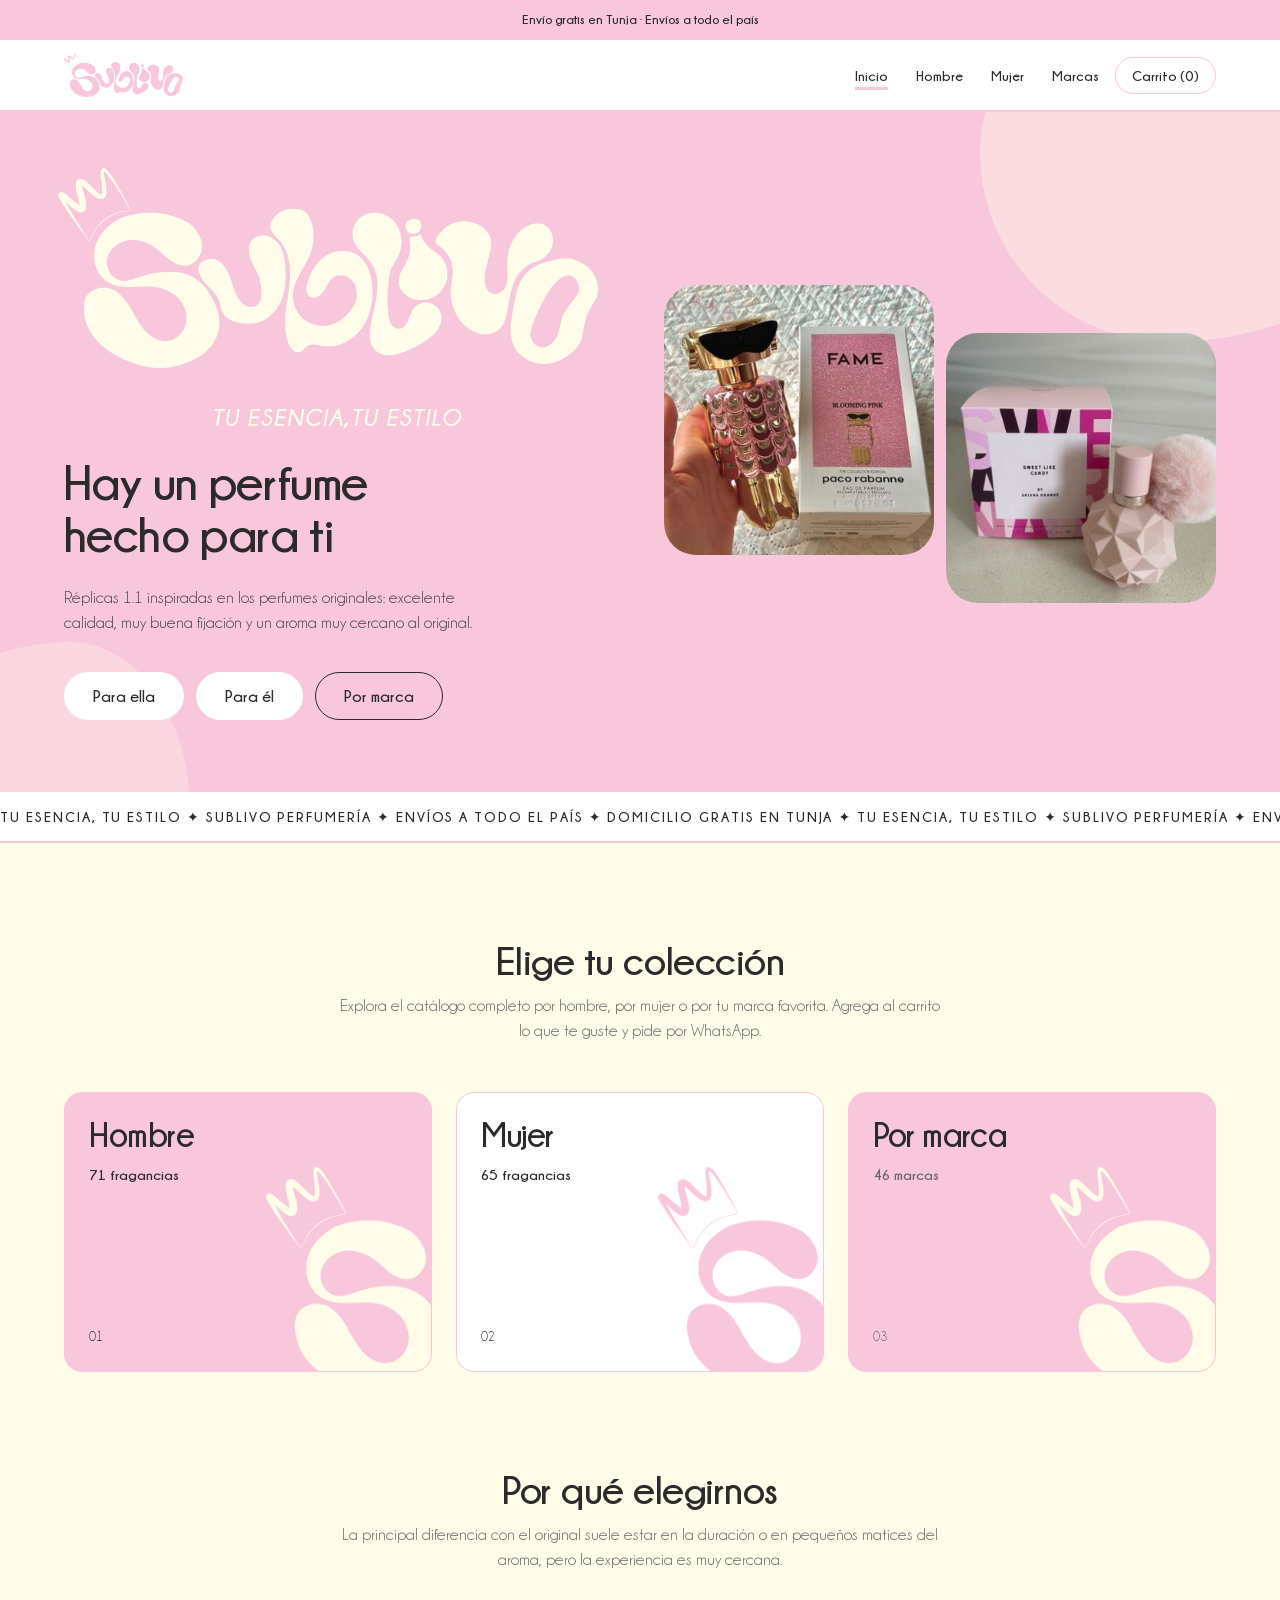
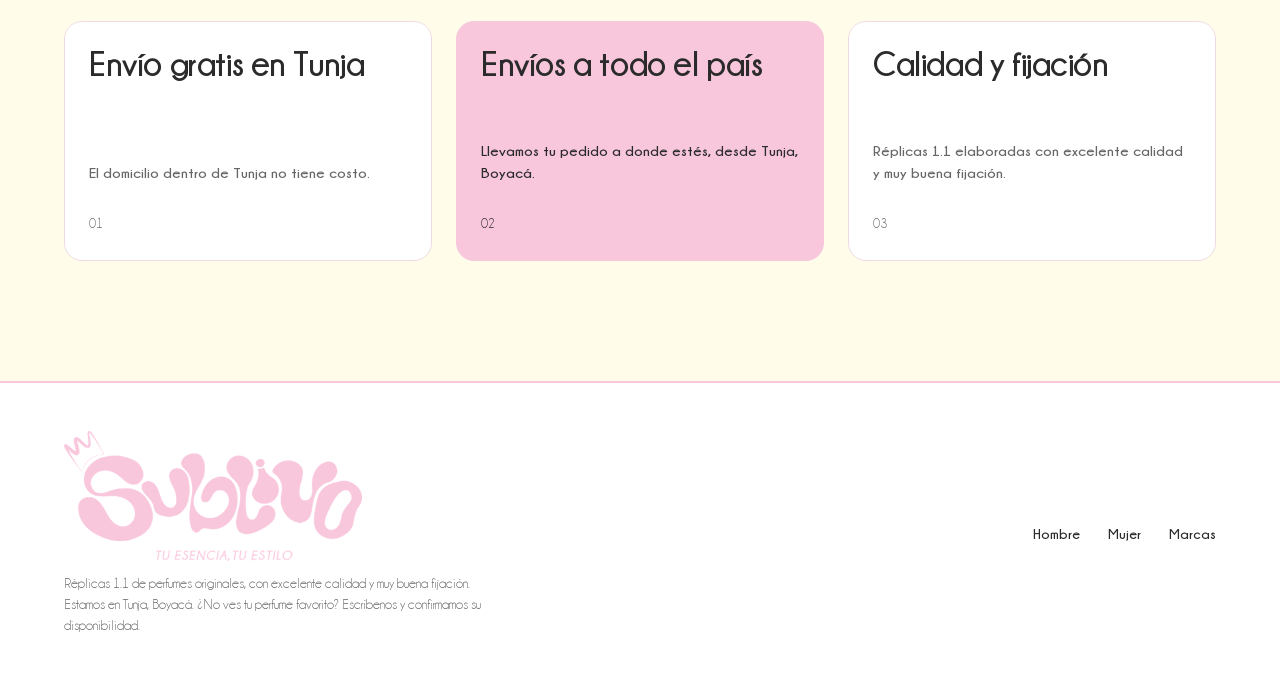
<file: index.html>
<!doctype html>
<html lang="es">
  <head>
    <meta charset="utf-8" />
    <meta name="viewport" content="width=device-width,initial-scale=1" />
    <title>Inicio · Sublivo, tu esencia, tu estilo</title>
    <meta
      name="description"
      content="Réplicas 1.1 de perfumes originales en Tunja, con envíos a todo el país. Hombre, mujer y por marca."
    />
    <link rel="icon" href="img/favicon.png" />
    <meta name="theme-color" content="#ffffff" />
    <link rel="stylesheet" href="style.css" />
  </head>
  <body data-page="inicio">
    <!-- Barra de anuncio -->
    <div class="announce">Envío gratis en Tunja · Envíos a todo el país</div>
    <!-- Menú principal -->
    <nav class="nav">
      <div class="wrap">
        <a class="logo" href="index.html"><img src="img/logo.png" alt="Sublivo" /></a>
        <div class="links">
          <a href="index.html" class="on">Inicio</a>
          <a href="hombre.html">Hombre</a>
          <a href="mujer.html">Mujer</a>
          <a href="marcas.html">Marcas</a>
        </div>
        <button class="cartbtn" data-a="open">Carrito (<span class="cartn">0</span>)</button>
      </div>
    </nav>
    <!-- Portada -->
    <header class="hero">
      <i class="blob b1"></i>
      <i class="blob b2"></i>
      <div class="wrap">
        <div class="ht">
          <img class="big" src="img/imagotipo-crema.png" alt="Sublivo, tu esencia, tu estilo" />
          <h1>Hay un perfume hecho para ti</h1>
          <p>
            Réplicas 1.1 inspiradas en los perfumes originales: excelente calidad, muy buena fijación y un
            aroma muy cercano al original.
          </p>
          <div class="cta">
            <a class="btn lg" href="mujer.html">Para ella</a>
            <a class="btn lg" href="hombre.html">Para él</a>
            <a class="btn line lg" href="marcas.html">Por marca</a>
          </div>
        </div>
        <div class="pics">
          <img src="img/m05.jpg" alt="Fame Blooming Pink Paco Rabanne" />
          <img src="img/m03.jpg" alt="Sweet Like Candy Ariana Grande" />
        </div>
      </div>
    </header>
    <!-- Cinta animada (el texto se repite con app.js para que el movimiento sea continuo) -->
    <div class="marq" aria-hidden="true">
      <div id="marq">
        TU ESENCIA, TU ESTILO ✦ SUBLIVO PERFUMERÍA ✦ ENVÍOS A TODO EL PAÍS ✦ DOMICILIO GRATIS EN TUNJA ✦
      </div>
    </div>
    <!-- Colecciones: hombre, mujer y marcas -->
    <section class="s">
      <div class="wrap">
        <div class="head">
          <h2>Elige tu colección</h2>
          <p>
            Explora el catálogo completo por hombre, por mujer o por tu marca favorita. Agrega al carrito lo
            que te guste y pide por WhatsApp.
          </p>
        </div>
        <div class="grid3">
          <a class="card c1" href="hombre.html">
            <div>
              <h3>Hombre</h3>
              <p>71 fragancias</p>
            </div>
            <span class="num">01</span>
          </a>
          <a class="card c2" href="mujer.html">
            <div>
              <h3>Mujer</h3>
              <p>65 fragancias</p>
            </div>
            <span class="num">02</span>
          </a>
          <a class="card c3" href="marcas.html">
            <div>
              <h3>Por marca</h3>
              <p>46 marcas</p>
            </div>
            <span class="num">03</span>
          </a>
        </div>
      </div>
    </section>
    <section class="s">
      <div class="wrap">
        <div class="head">
          <h2>Por qué elegirnos</h2>
          <p>
            La principal diferencia con el original suele estar en la duración o en pequeños matices del aroma, pero la experiencia es muy cercana.
          </p>
        </div>
        <div class="grid3">
          <div class="card">
            <h3>Envío gratis en Tunja</h3>
            <div>
              <p>El domicilio dentro de Tunja no tiene costo.</p>
              <br />
              <span class="num">01</span>
            </div>
          </div>
          <div class="card dark">
            <h3>Envíos a todo el país</h3>
            <div>
              <p>Llevamos tu pedido a donde estés, desde Tunja, Boyacá.</p>
              <br />
              <span class="num">02</span>
            </div>
          </div>
          <div class="card">
            <h3>Calidad y fijación</h3>
            <div>
              <p>Réplicas 1.1 elaboradas con excelente calidad y muy buena fijación.</p>
              <br />
              <span class="num">03</span>
            </div>
          </div>
        </div>
      </div>
    </section>
    <!-- Pie de página -->
    <footer class="foot">
      <div class="wrap">
        <div>
          <div class="logo"><img src="img/imagotipo.png" alt="Sublivo, tu esencia, tu estilo" /></div>
          <p>
            Réplicas 1.1 de perfumes originales, con excelente calidad y muy buena fijación. Estamos en Tunja, Boyacá. ¿No ves tu perfume favorito? Escríbenos y confirmamos su disponibilidad.
          </p>
        </div>
        <div class="links">
          <a href="hombre.html">Hombre</a>
          <a href="mujer.html">Mujer</a>
          <a href="marcas.html">Marcas</a>
        </div>
      </div>
    </footer>
    <!-- Scripts: catálogo de productos y lógica del carrito -->
    <script src="products.js"></script>
    <script src="app.js"></script>
  </body>
</html>
</file>
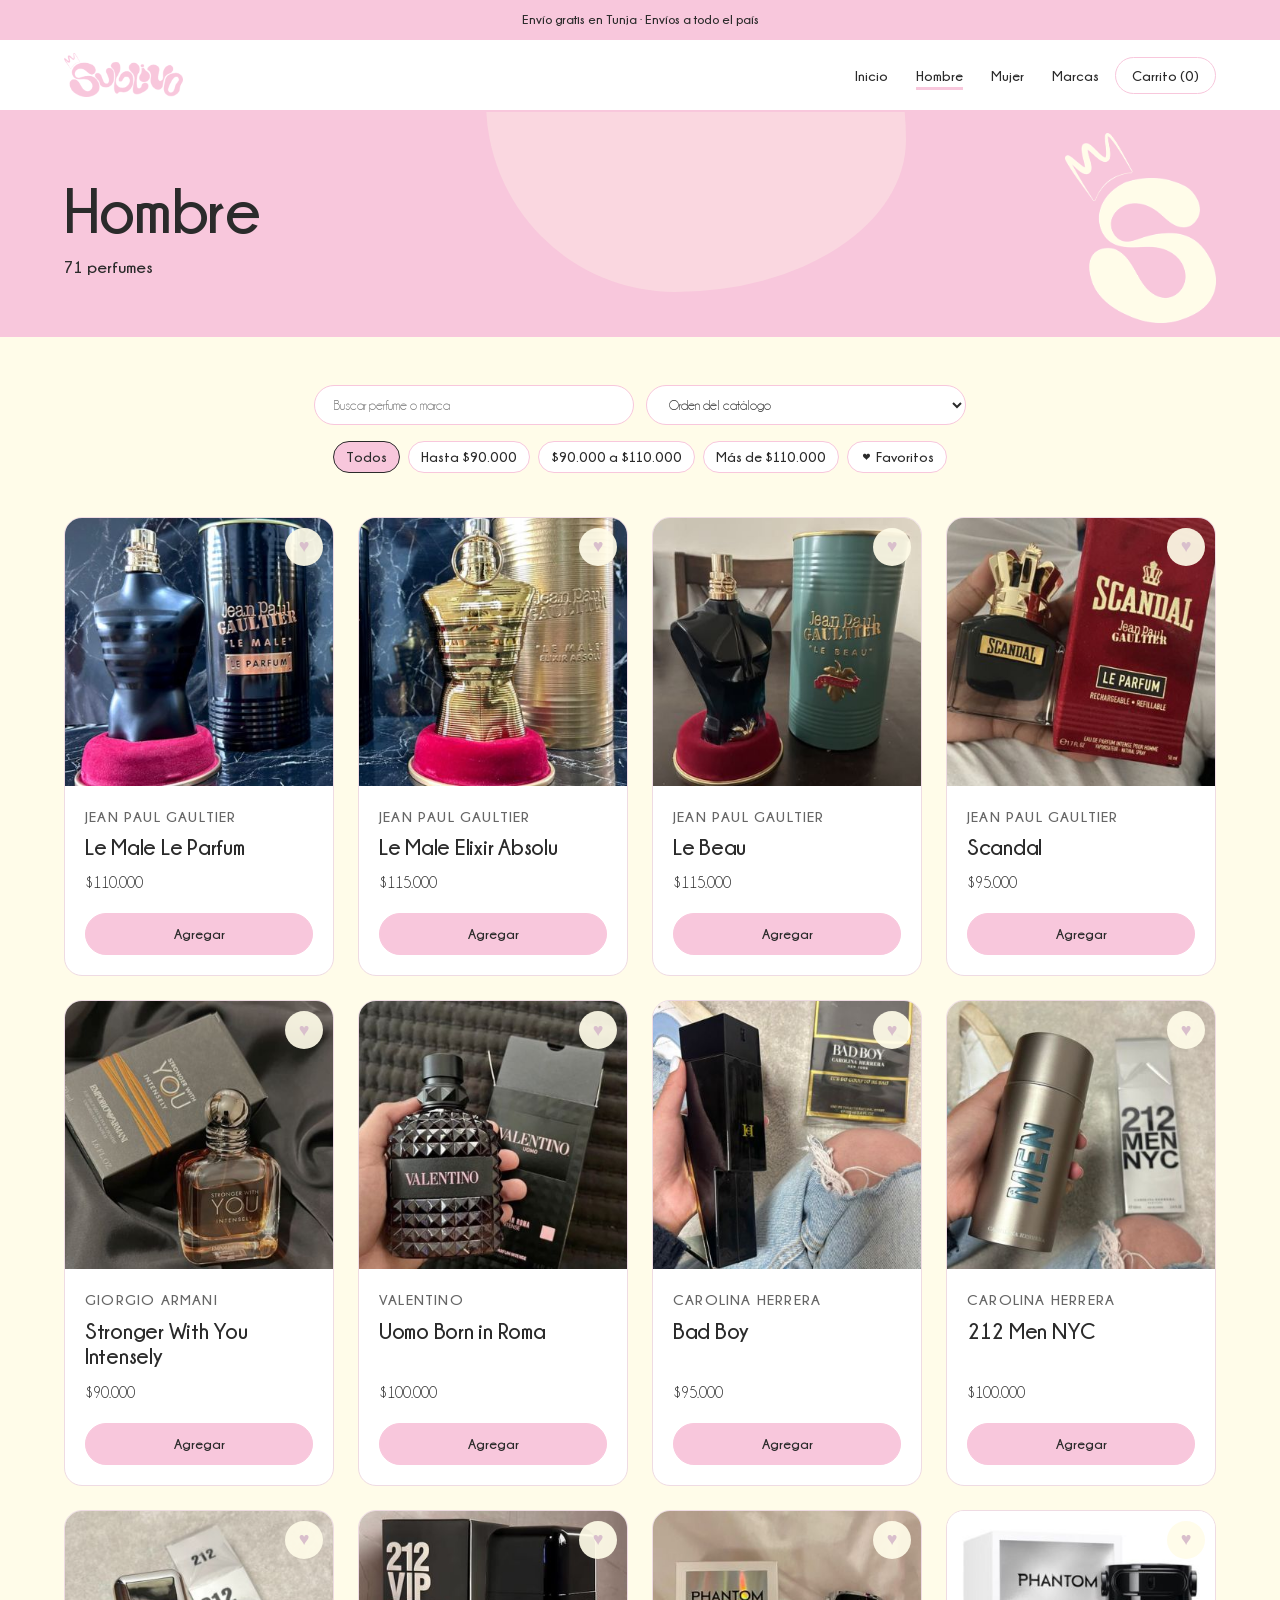
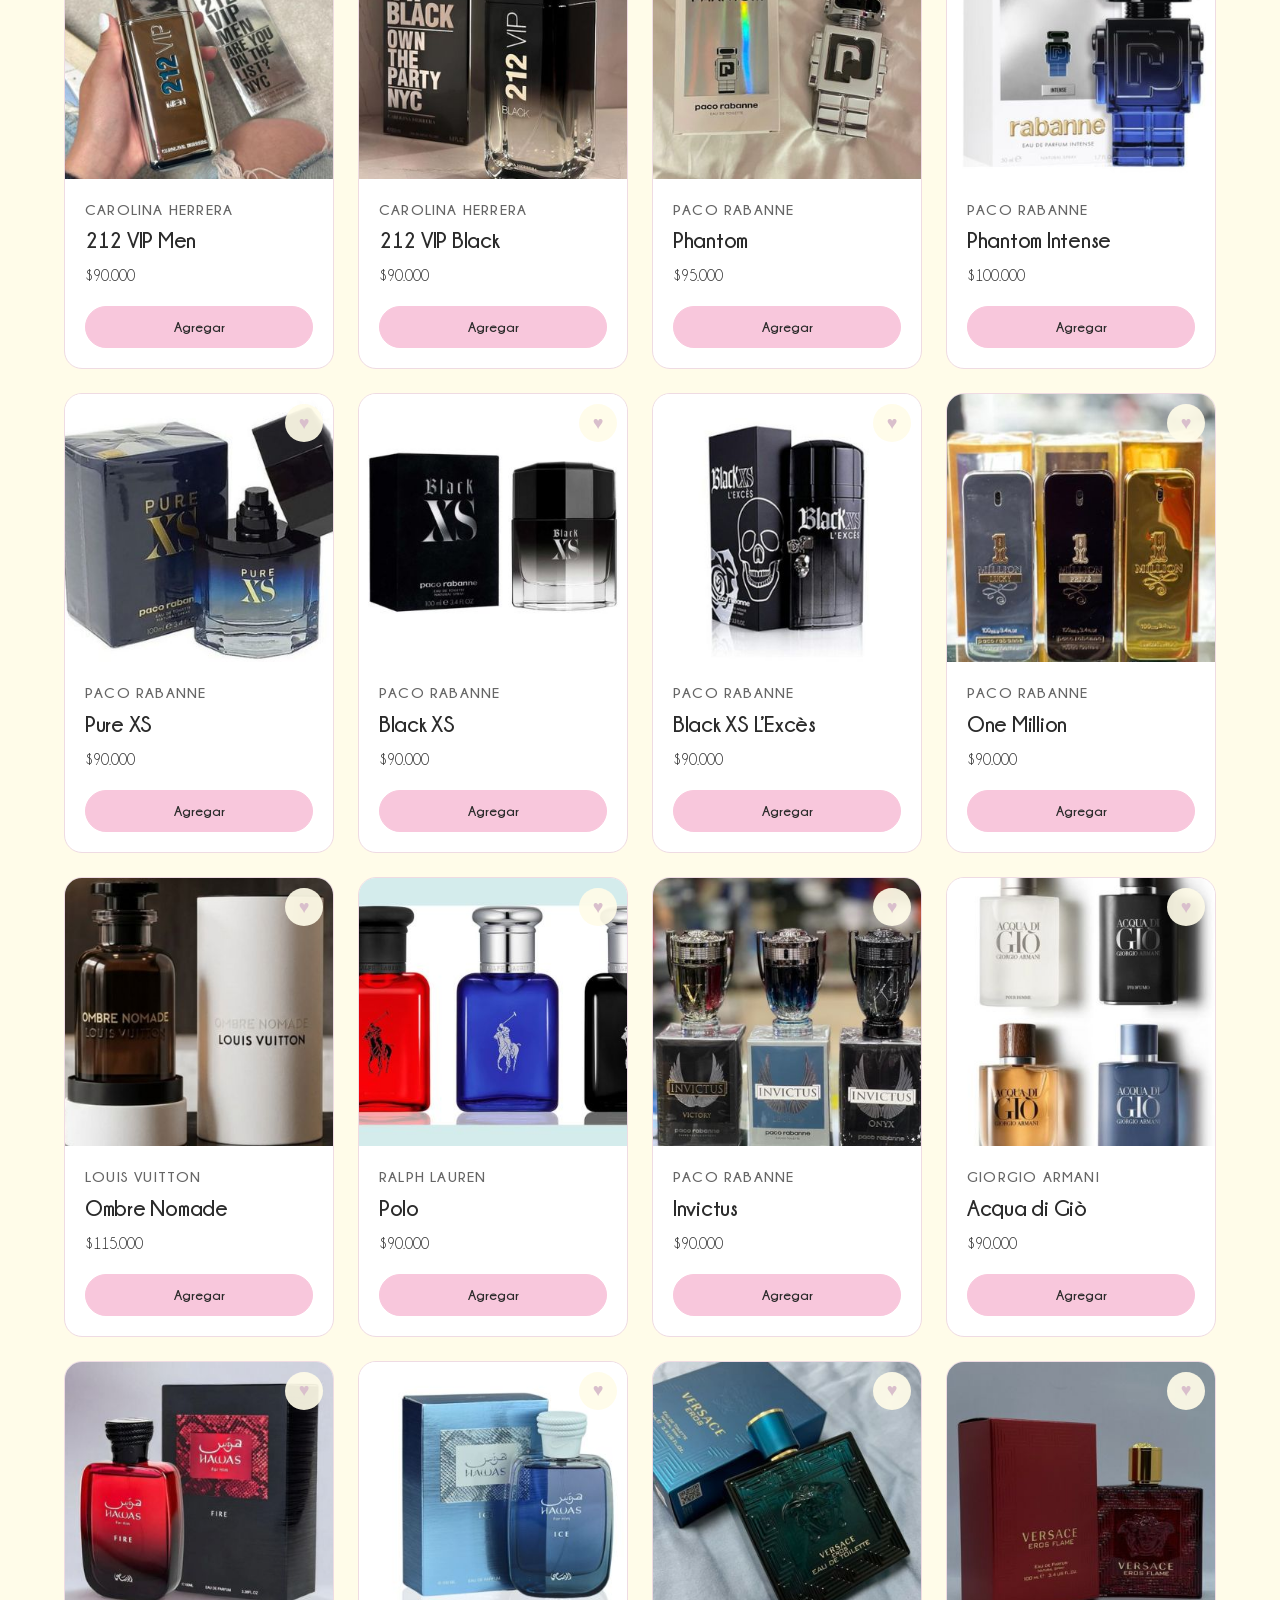
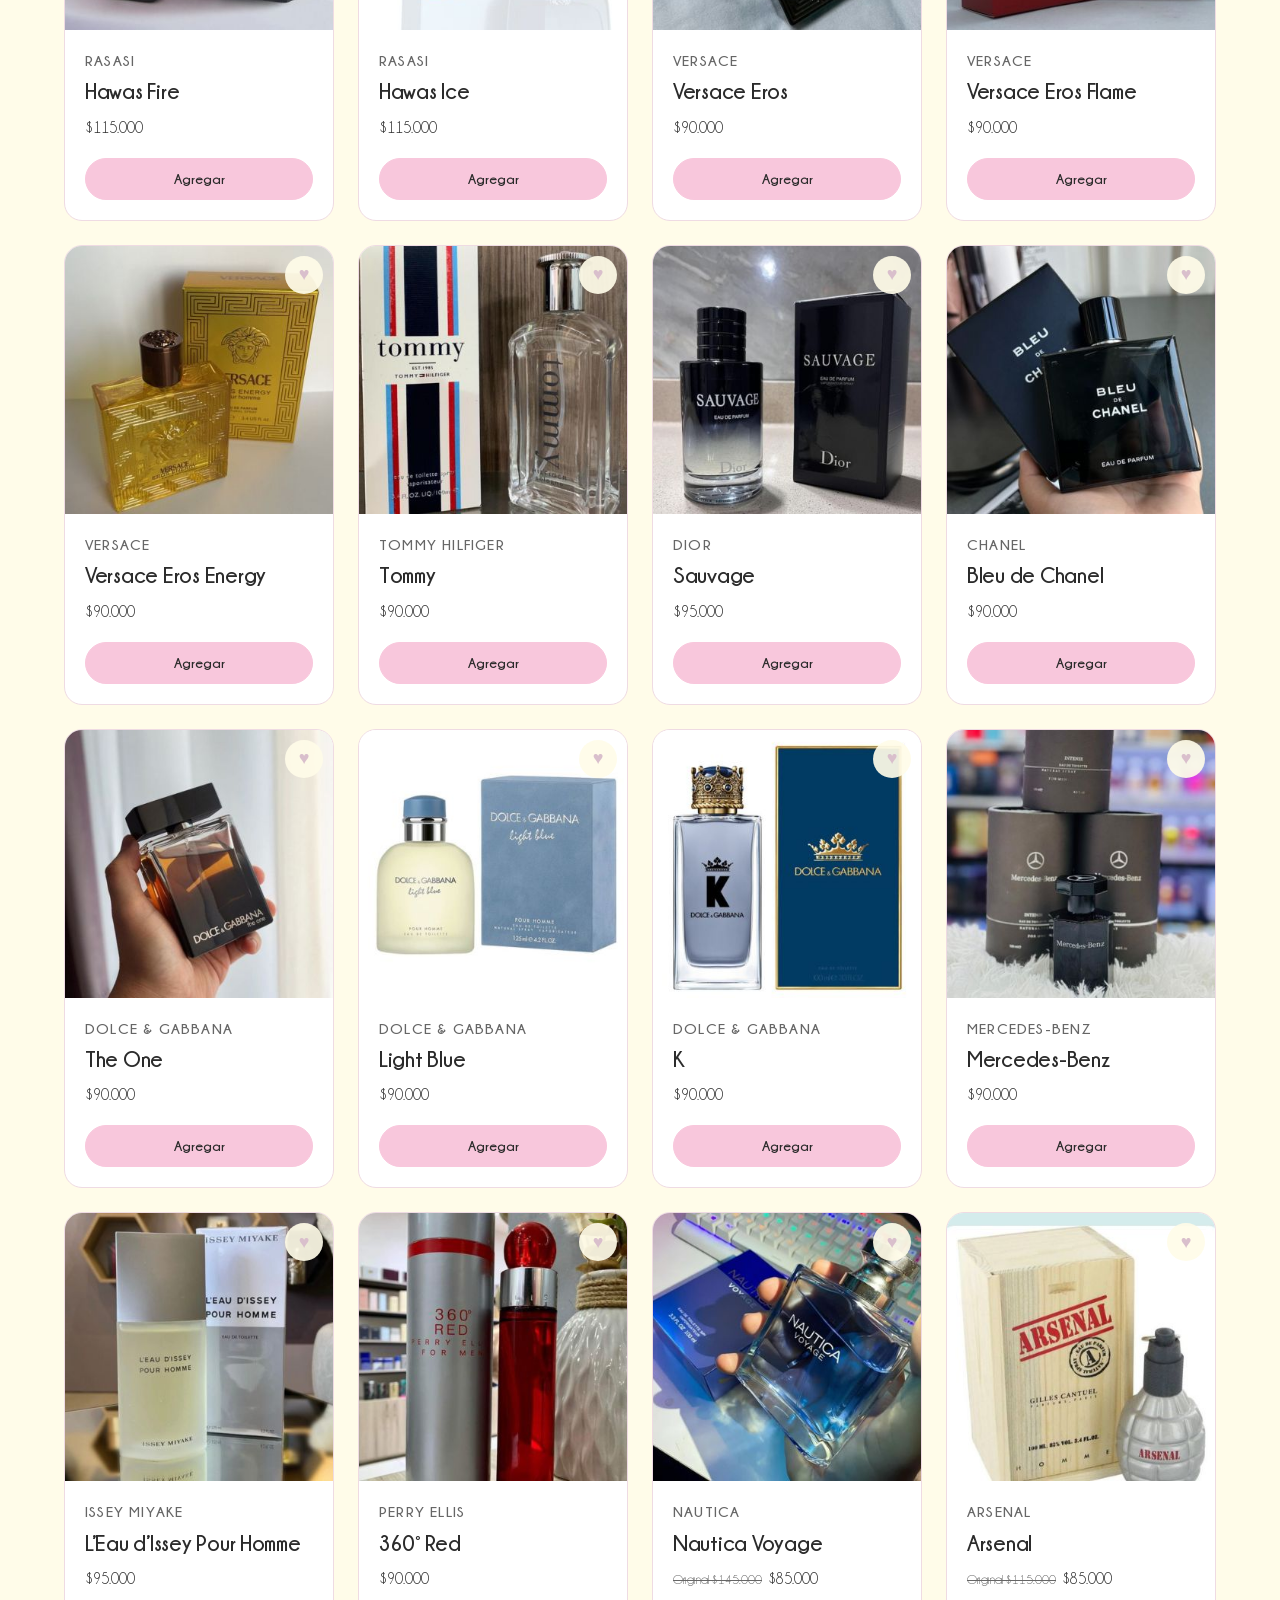
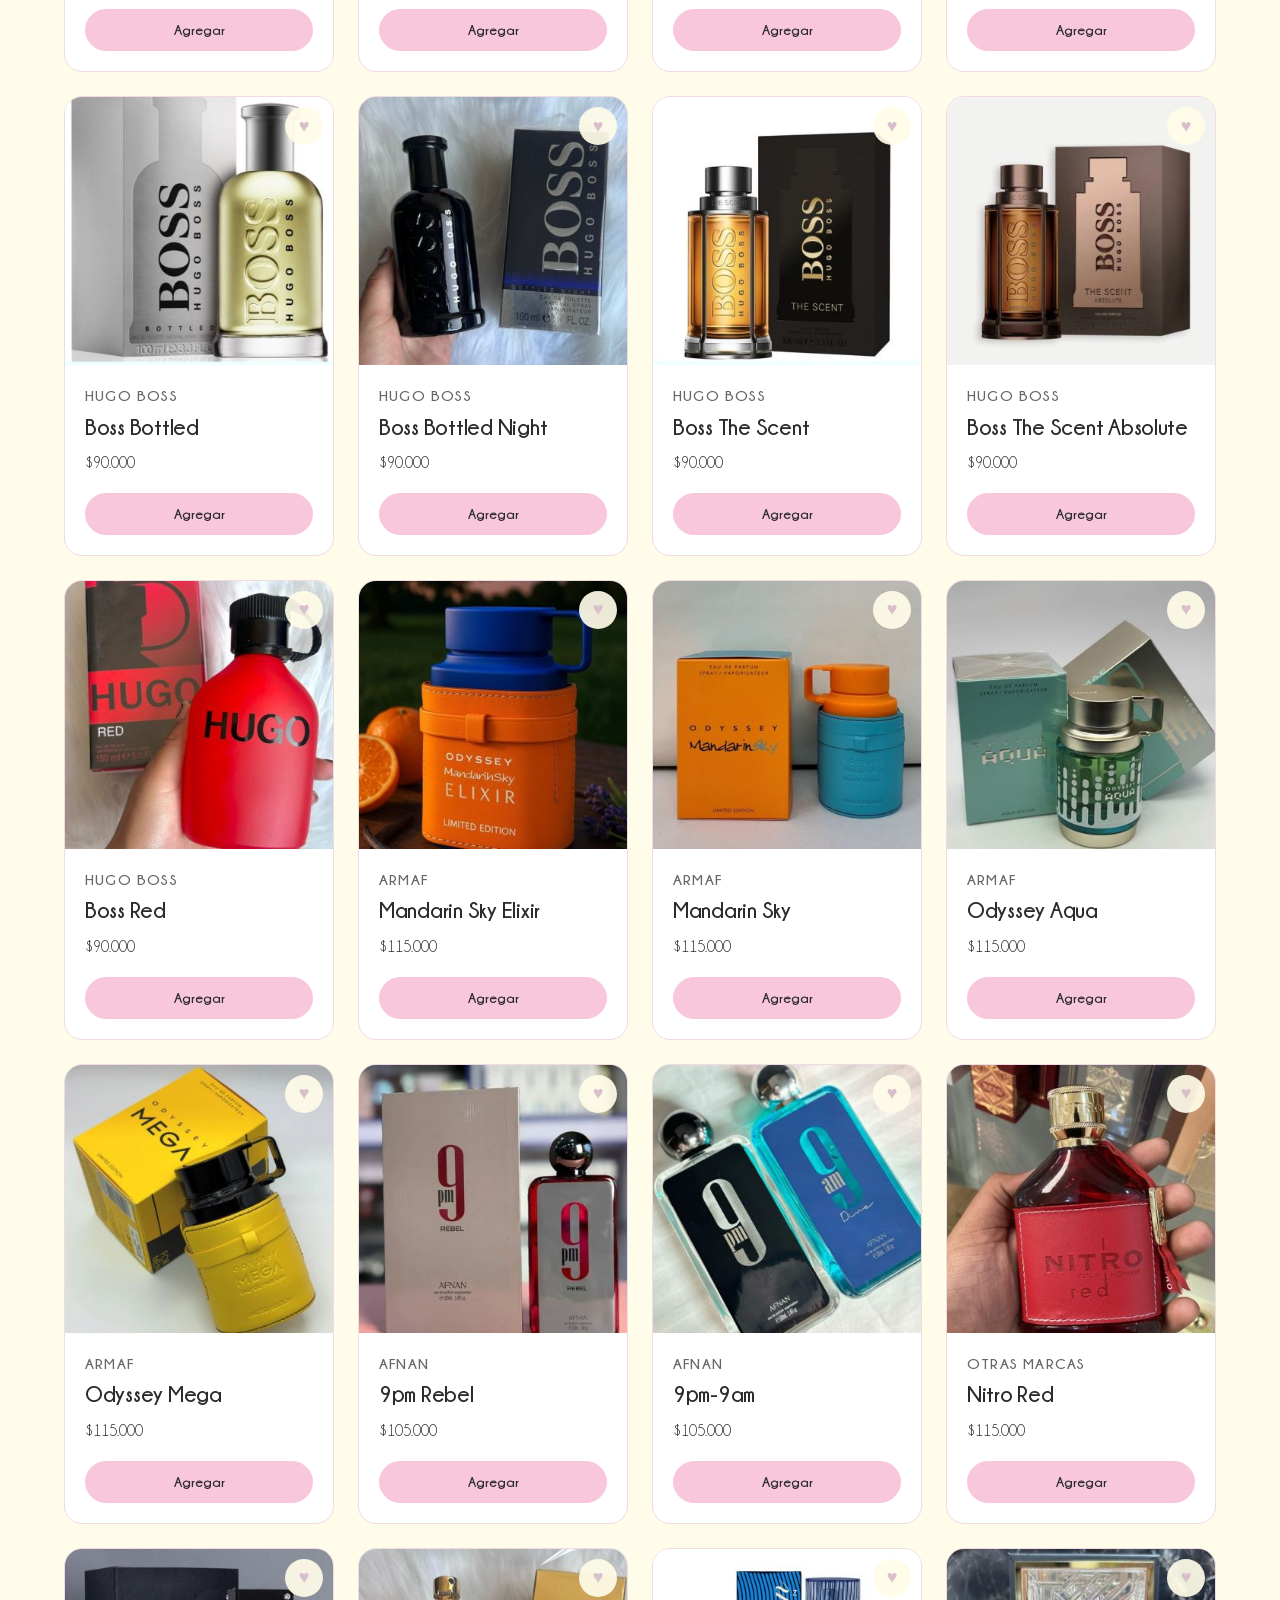
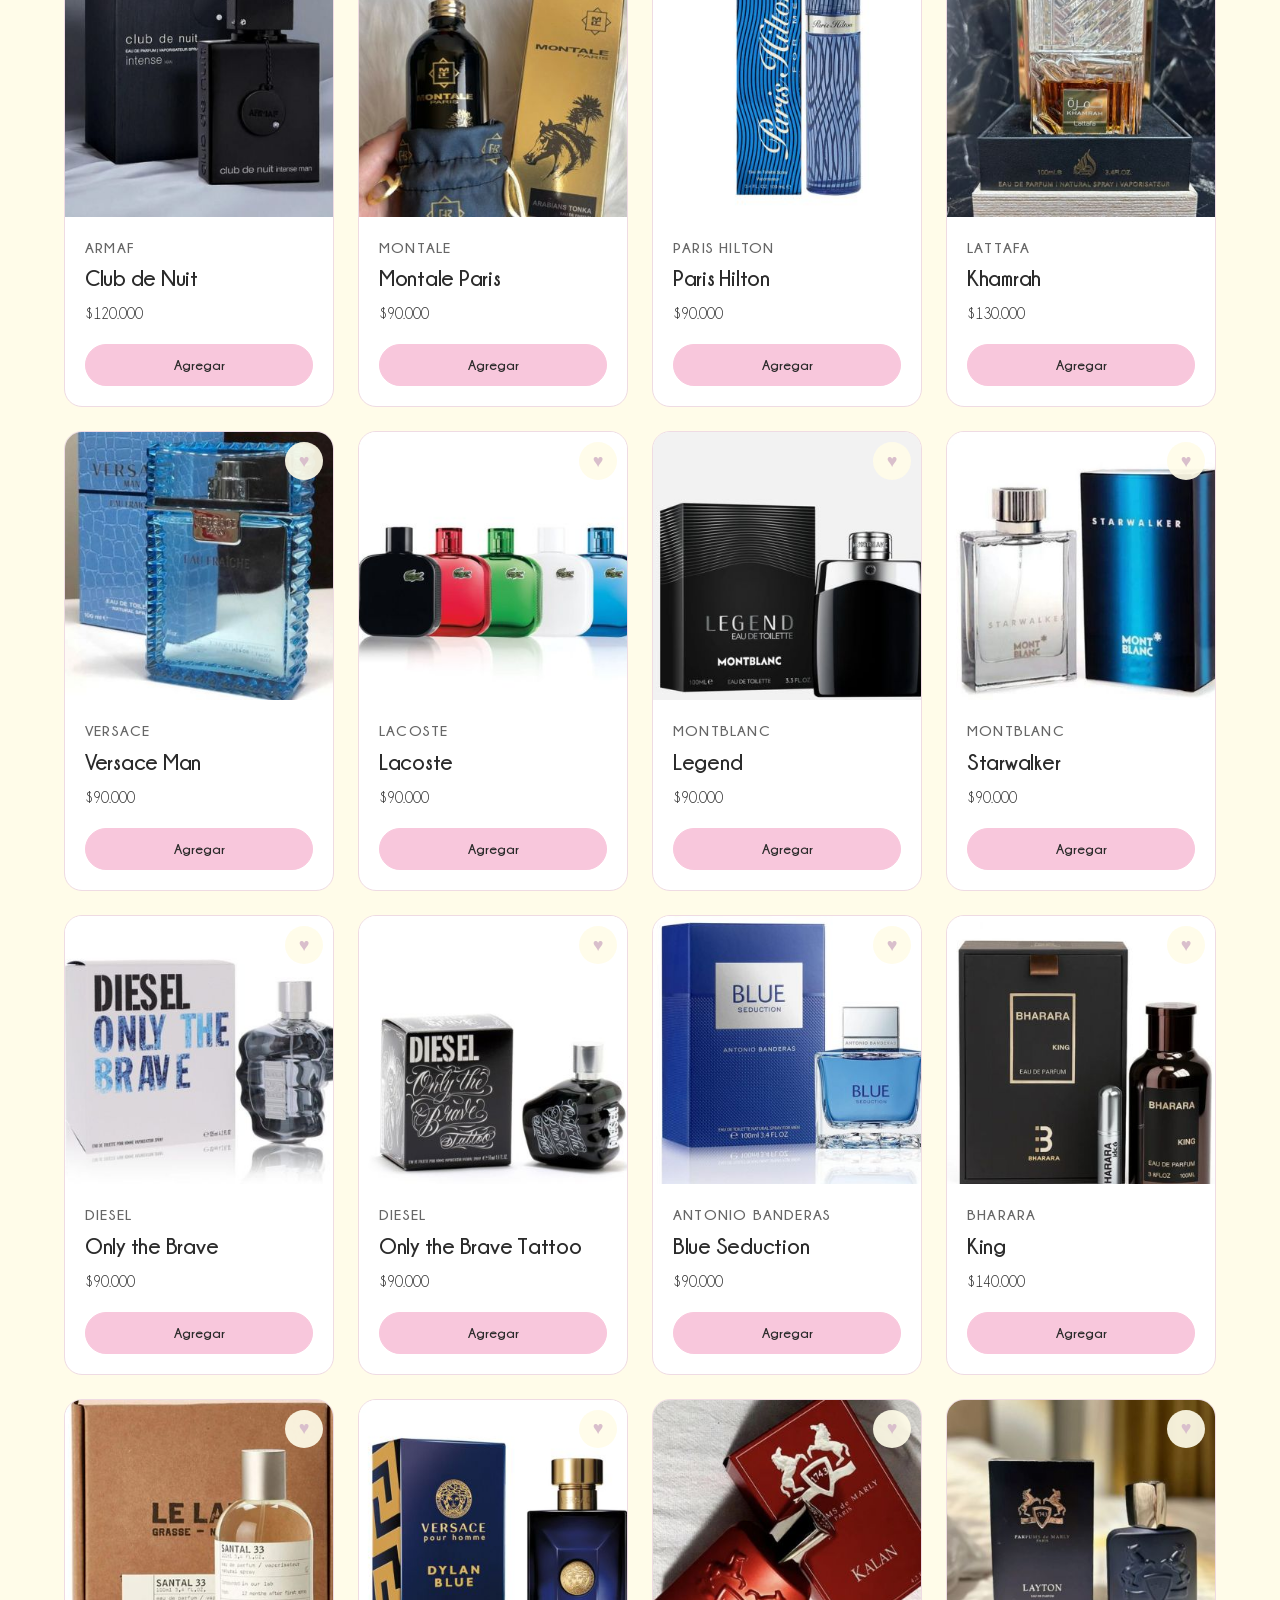
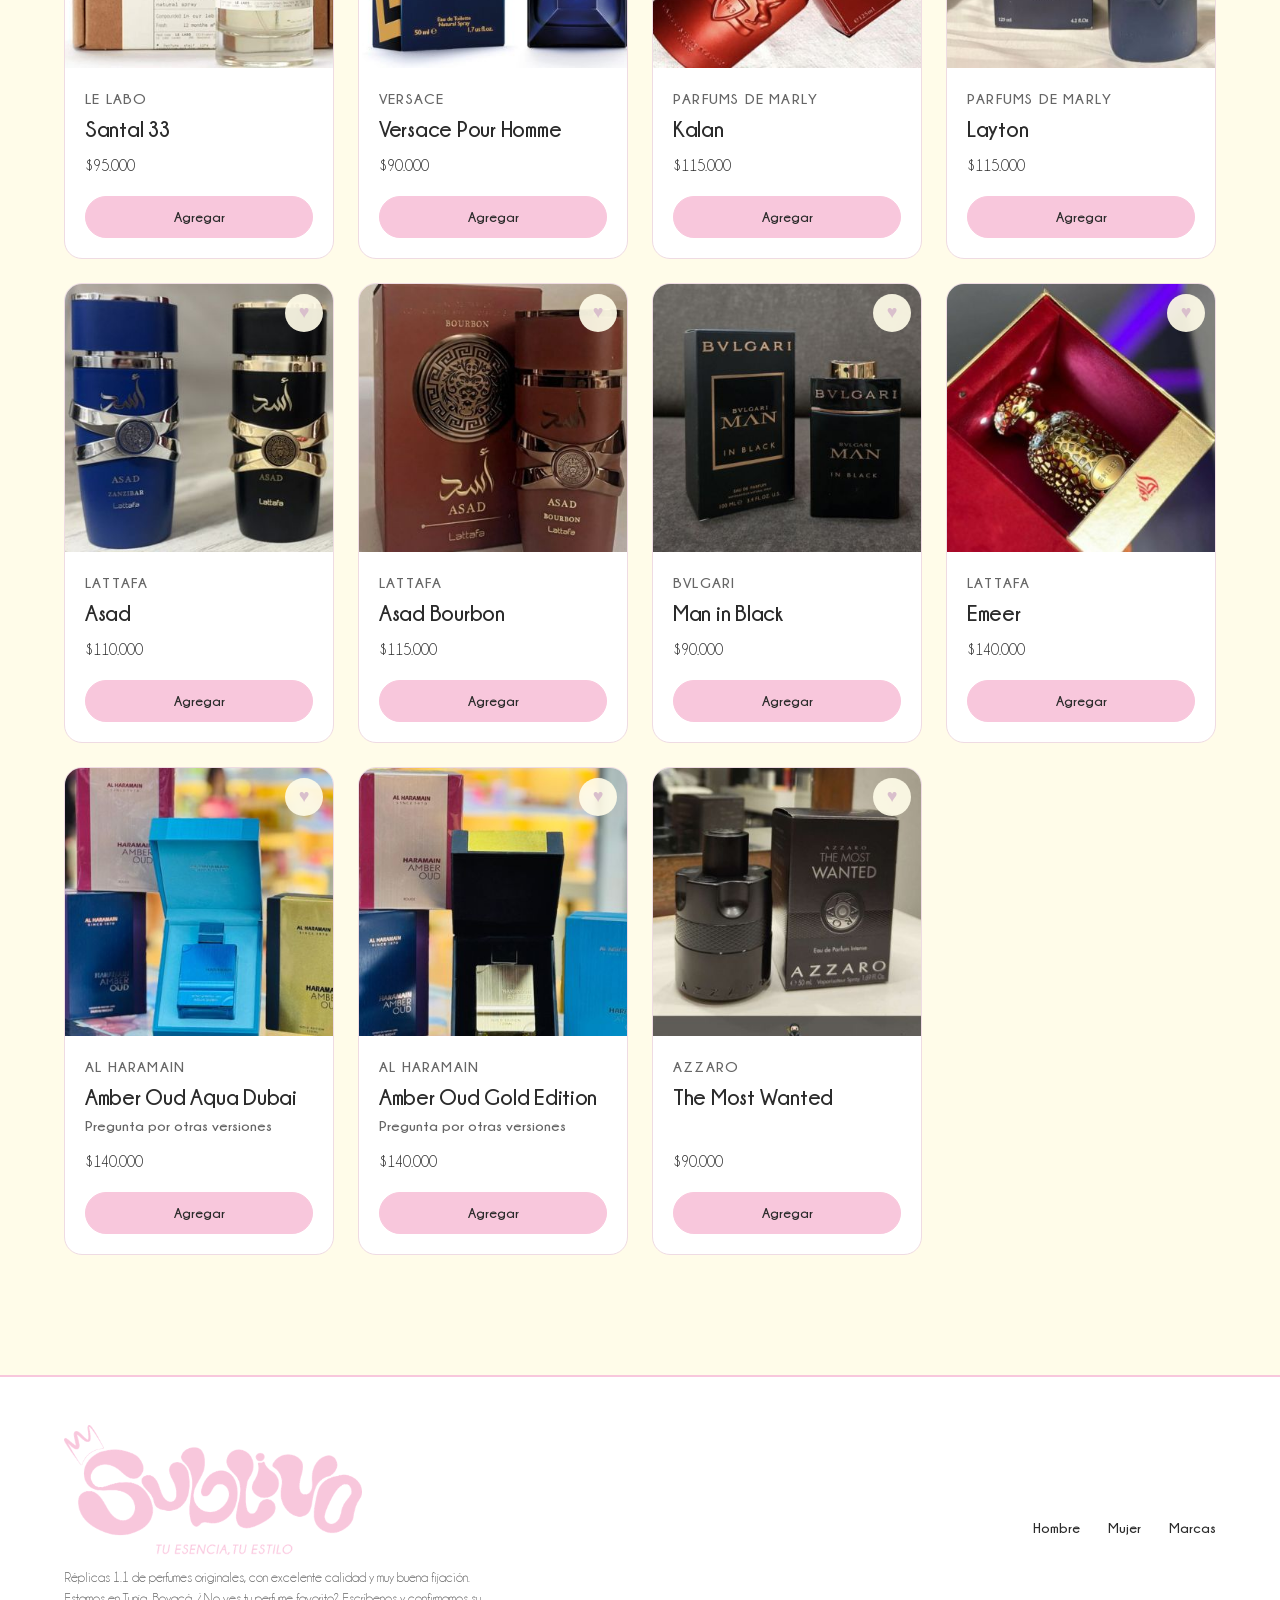
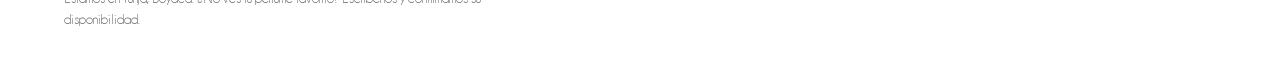
<file: hombre.html>
<!doctype html>
<html lang="es">
  <head>
    <meta charset="utf-8" />
    <meta name="viewport" content="width=device-width,initial-scale=1" />
    <title>Hombre · Sublivo, tu esencia, tu estilo</title>
    <meta
      name="description"
      content="Réplicas 1.1 de perfumes originales en Tunja, con envíos a todo el país. Hombre, mujer y por marca."
    />
    <link rel="icon" href="img/favicon.png" />
    <meta name="theme-color" content="#ffffff" />
    <link rel="stylesheet" href="style.css" />
  </head>
  <body data-page="hombre">
    <!-- Barra de anuncio -->
    <div class="announce">Envío gratis en Tunja · Envíos a todo el país</div>
    <!-- Menú principal -->
    <nav class="nav">
      <div class="wrap">
        <a class="logo" href="index.html"><img src="img/logo.png" alt="Sublivo" /></a>
        <div class="links">
          <a href="index.html">Inicio</a>
          <a href="hombre.html" class="on">Hombre</a>
          <a href="mujer.html">Mujer</a>
          <a href="marcas.html">Marcas</a>
        </div>
        <button class="cartbtn" data-a="open">Carrito (<span class="cartn">0</span>)</button>
      </div>
    </nav>
    <!-- Encabezado de la página -->
    <header class="pagehead">
      <i class="blob b1"></i>
      <div class="wrap">
        <img class="wm" src="img/iso-crema.png" alt="" />
        <h1>Hombre</h1>
        <p id="n">71 perfumes</p>
      </div>
    </header>
    <!-- Catálogo de perfumes -->
    <main class="wrap">
      <div class="tools">
        <input id="q" type="search" placeholder="Buscar perfume o marca" aria-label="Buscar" />
        <select id="s" aria-label="Ordenar">
          <option value="">Orden del catálogo</option>
          <option value="asc">Precio: menor a mayor</option>
          <option value="desc">Precio: mayor a menor</option>
        </select>
      </div>
      <div id="grid" class="grid"></div>
    </main>
    <!-- Pie de página -->
    <footer class="foot">
      <div class="wrap">
        <div>
          <div class="logo"><img src="img/imagotipo.png" alt="Sublivo, tu esencia, tu estilo" /></div>
          <p>
            Réplicas 1.1 de perfumes originales, con excelente calidad y muy buena fijación. Estamos en Tunja, Boyacá. ¿No ves tu perfume favorito? Escríbenos y confirmamos su disponibilidad.
          </p>
        </div>
        <div class="links">
          <a href="hombre.html">Hombre</a>
          <a href="mujer.html">Mujer</a>
          <a href="marcas.html">Marcas</a>
        </div>
      </div>
    </footer>
    <!-- Scripts: catálogo de productos y lógica del carrito -->
    <script src="products.js"></script>
    <script src="app.js"></script>
  </body>
</html>
</file>
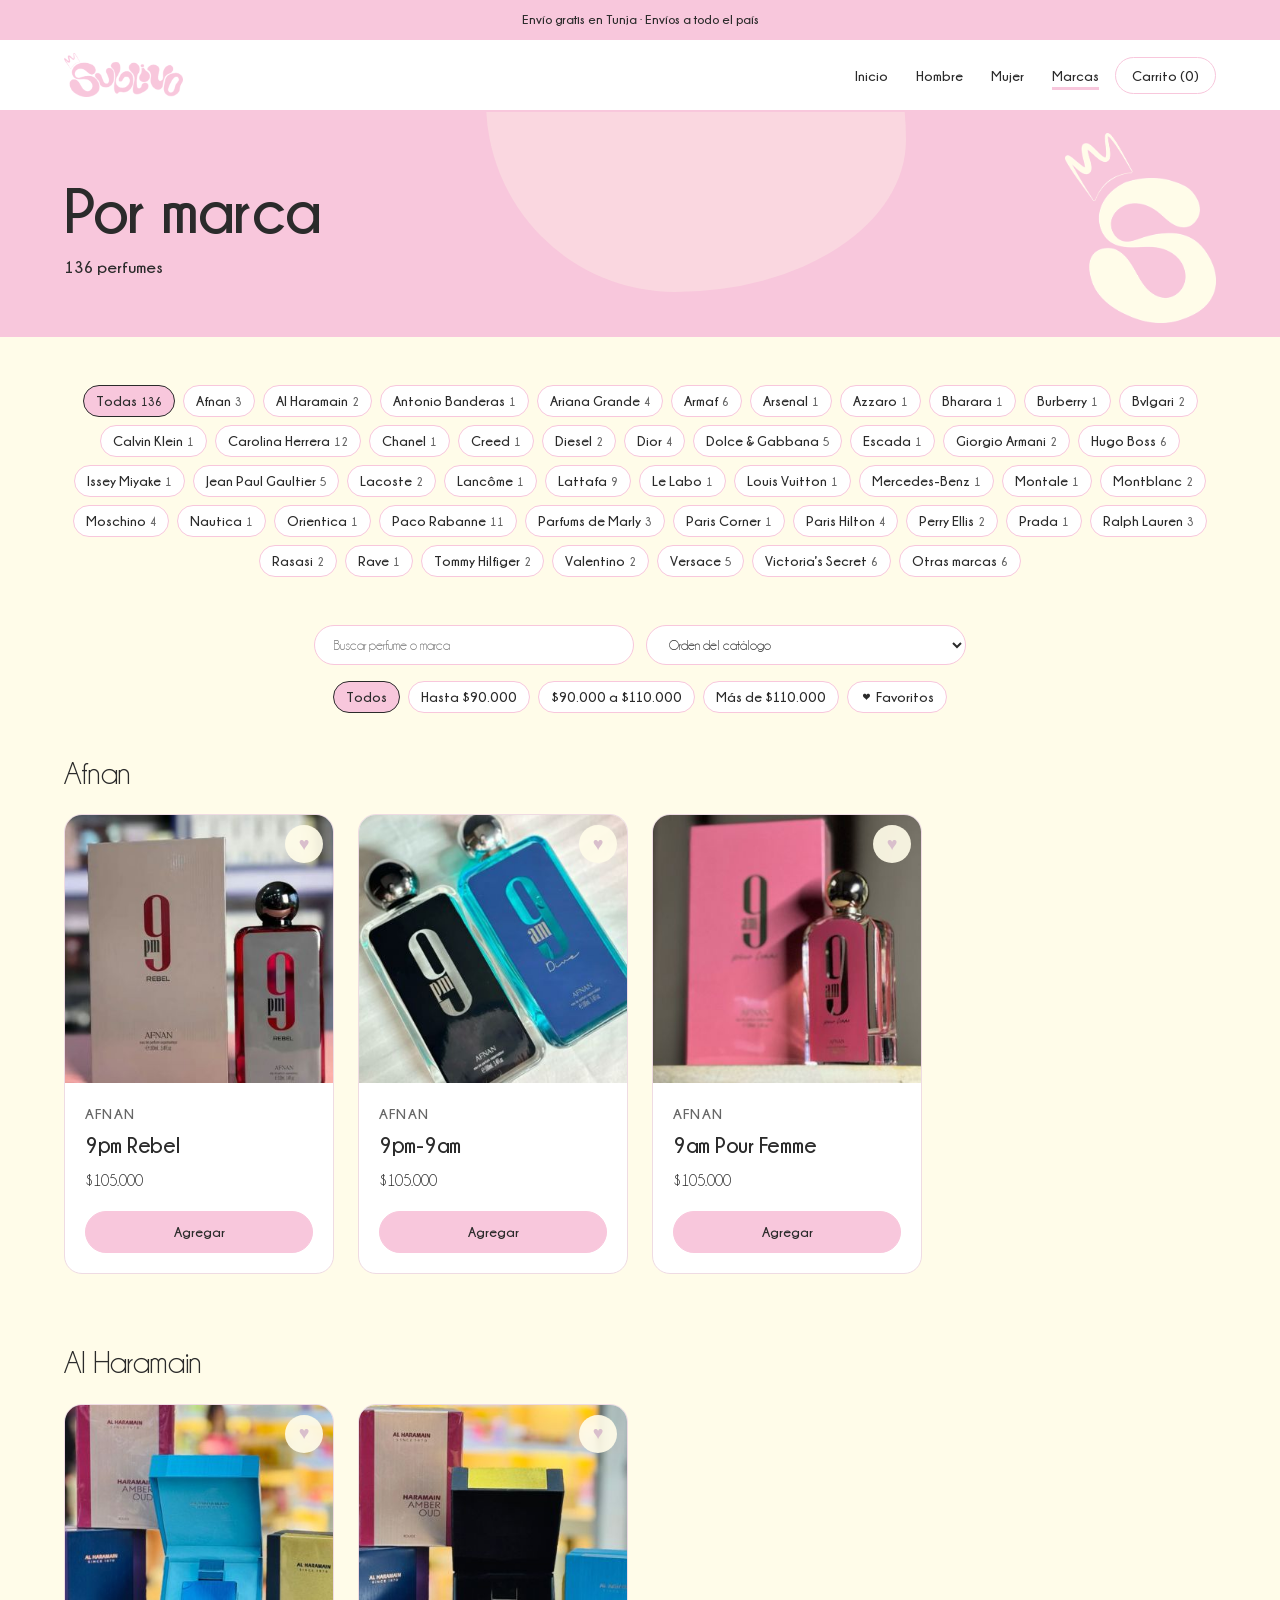
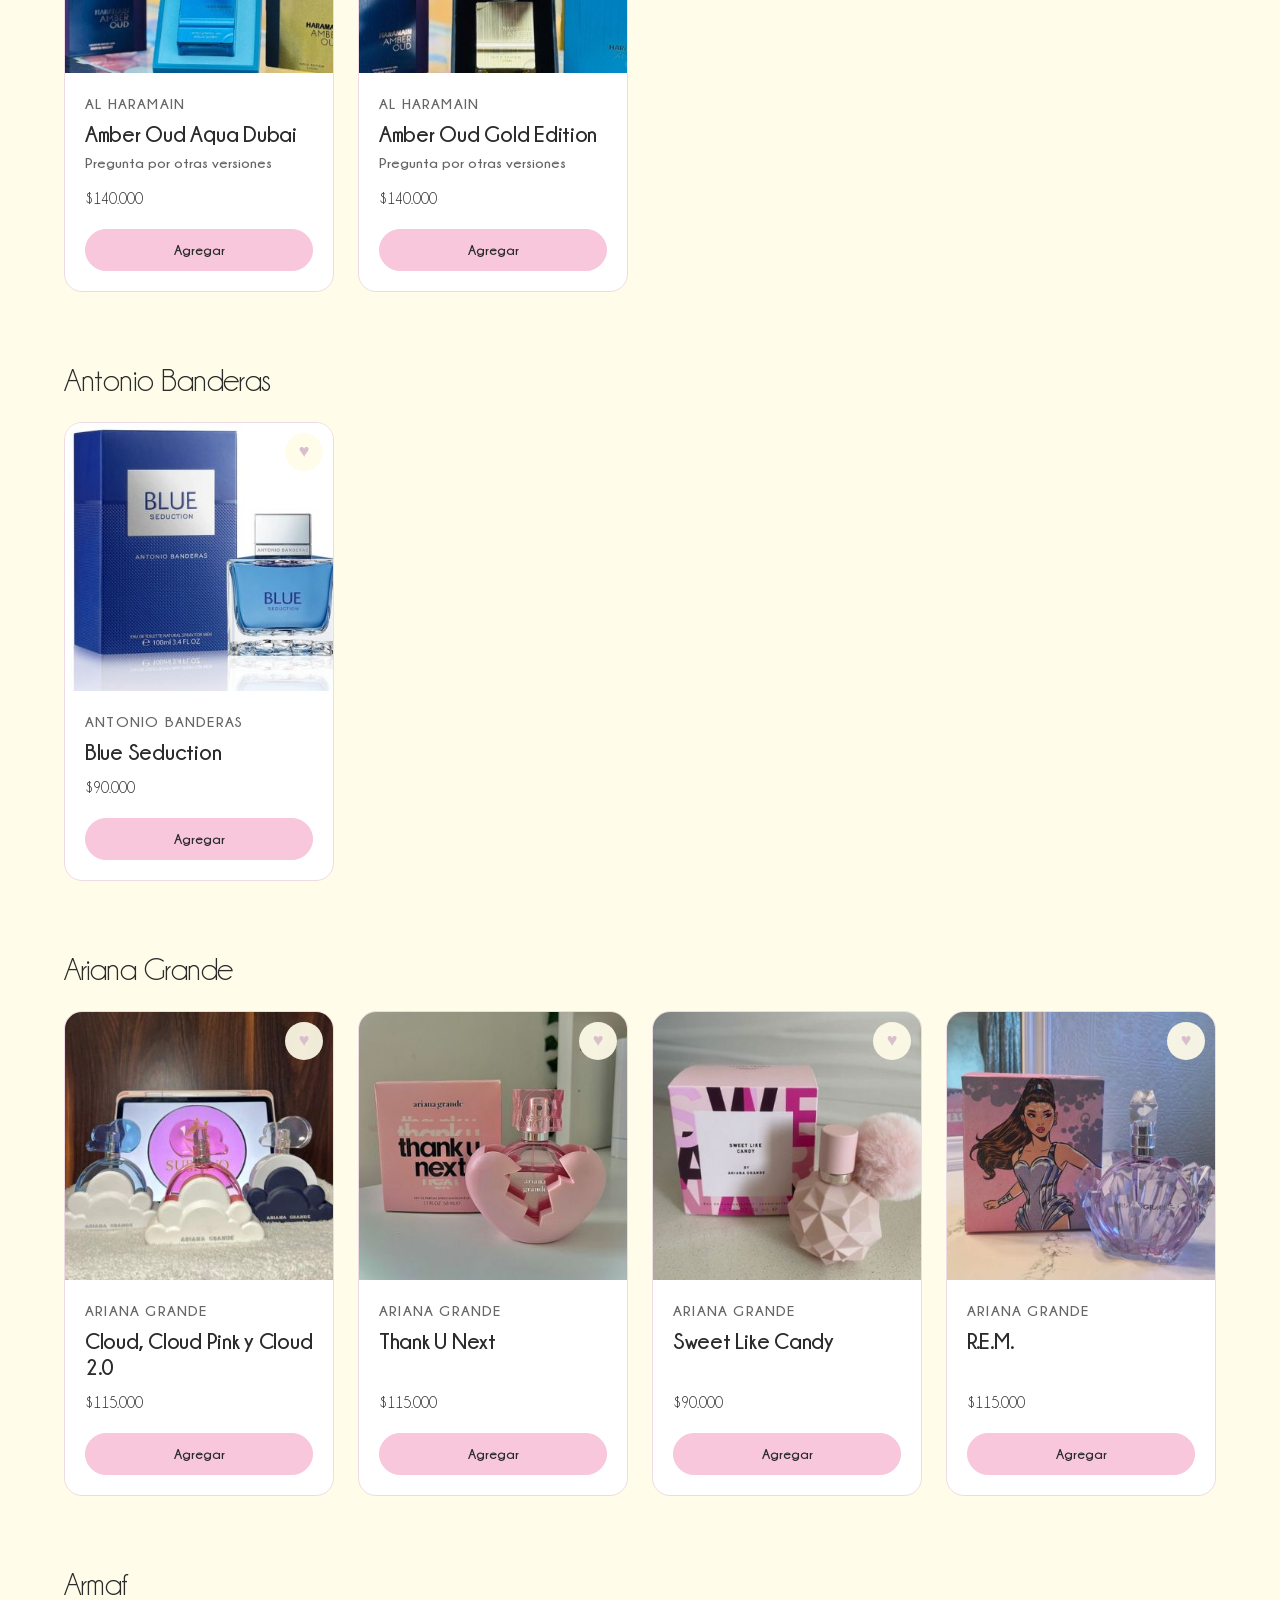
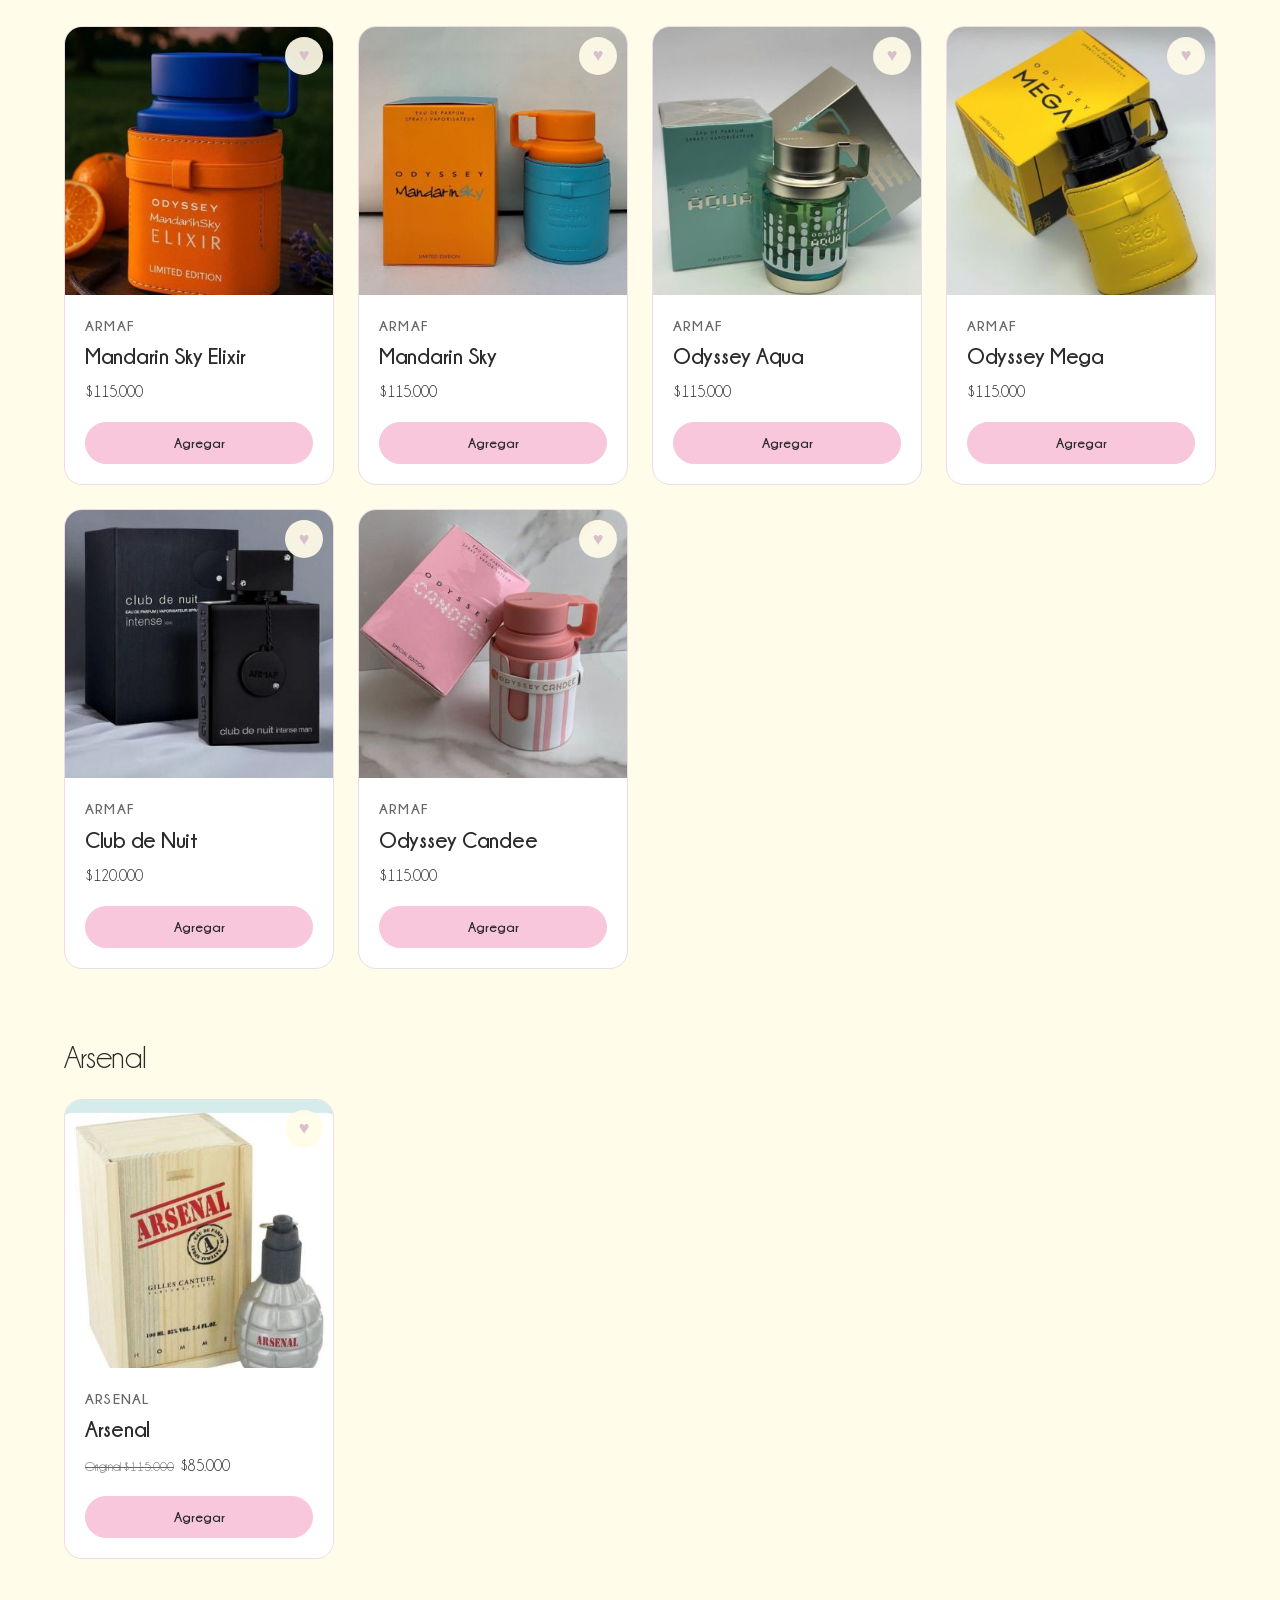
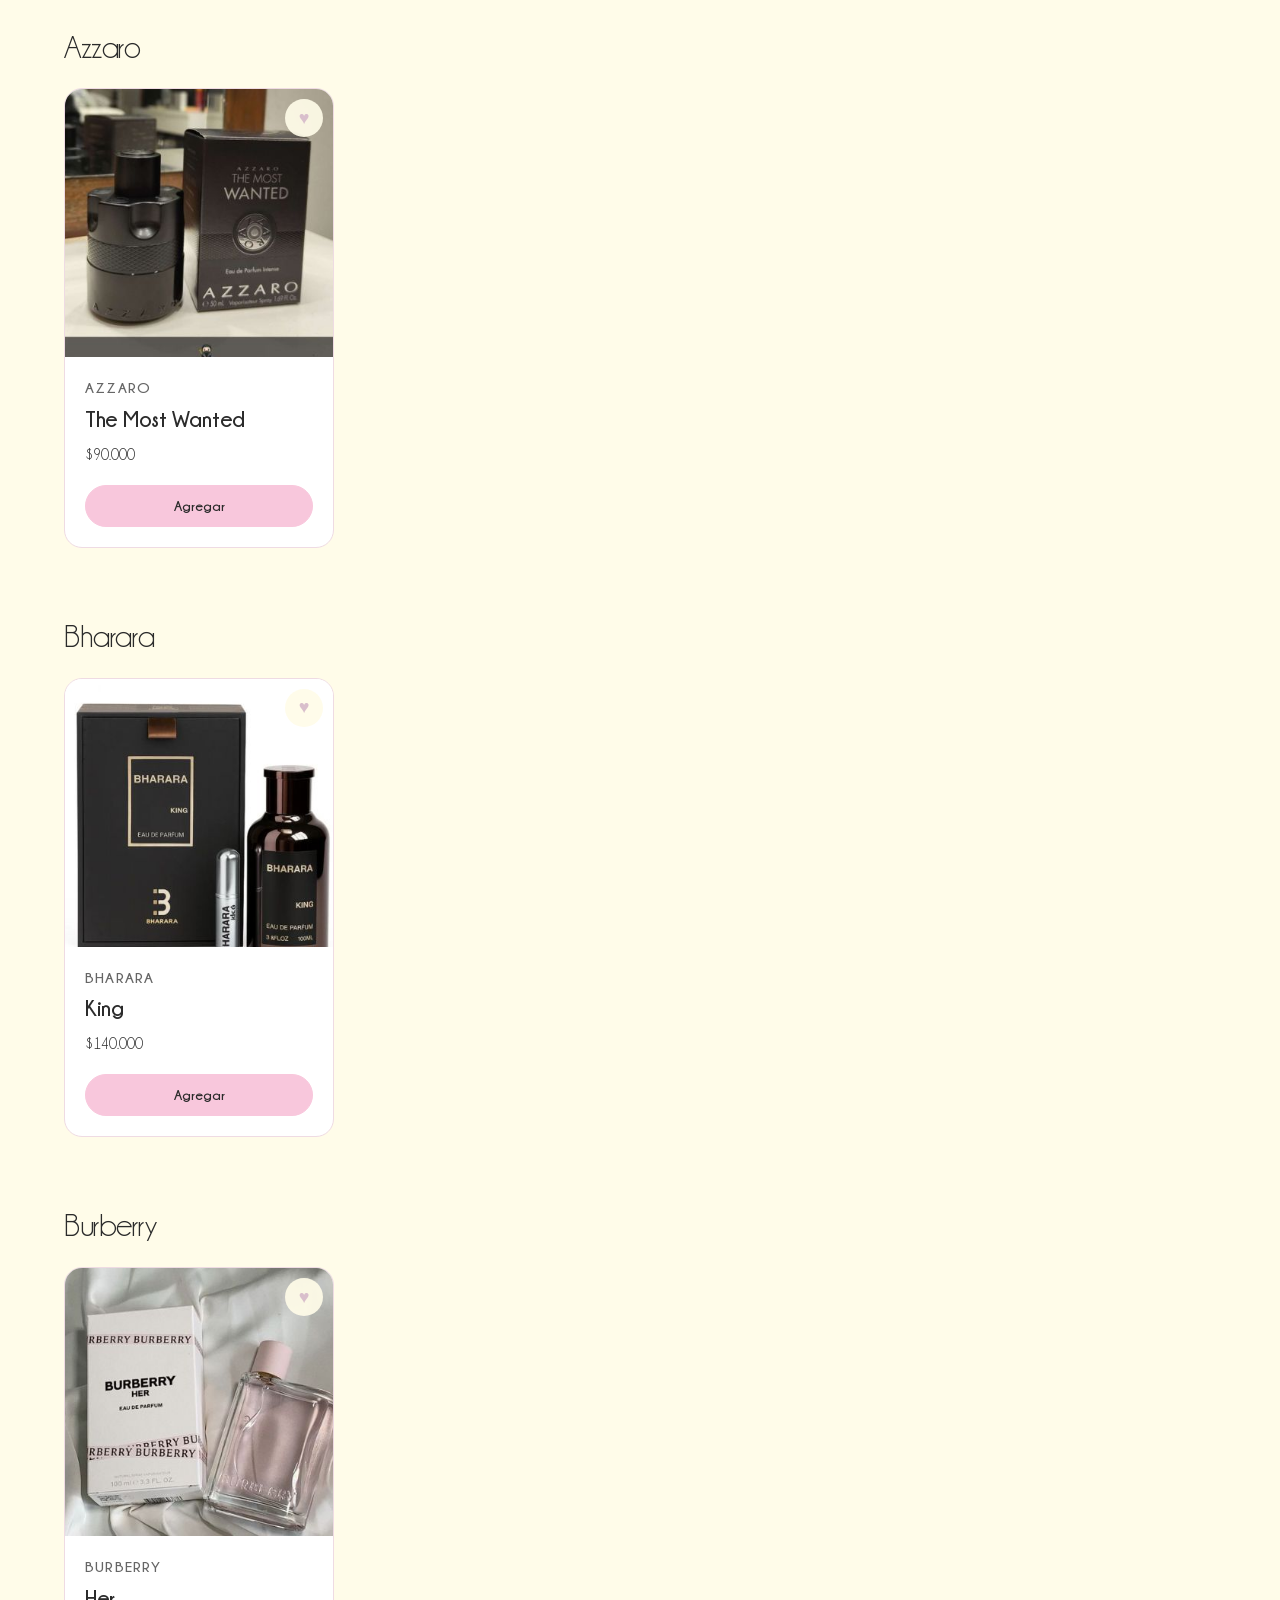
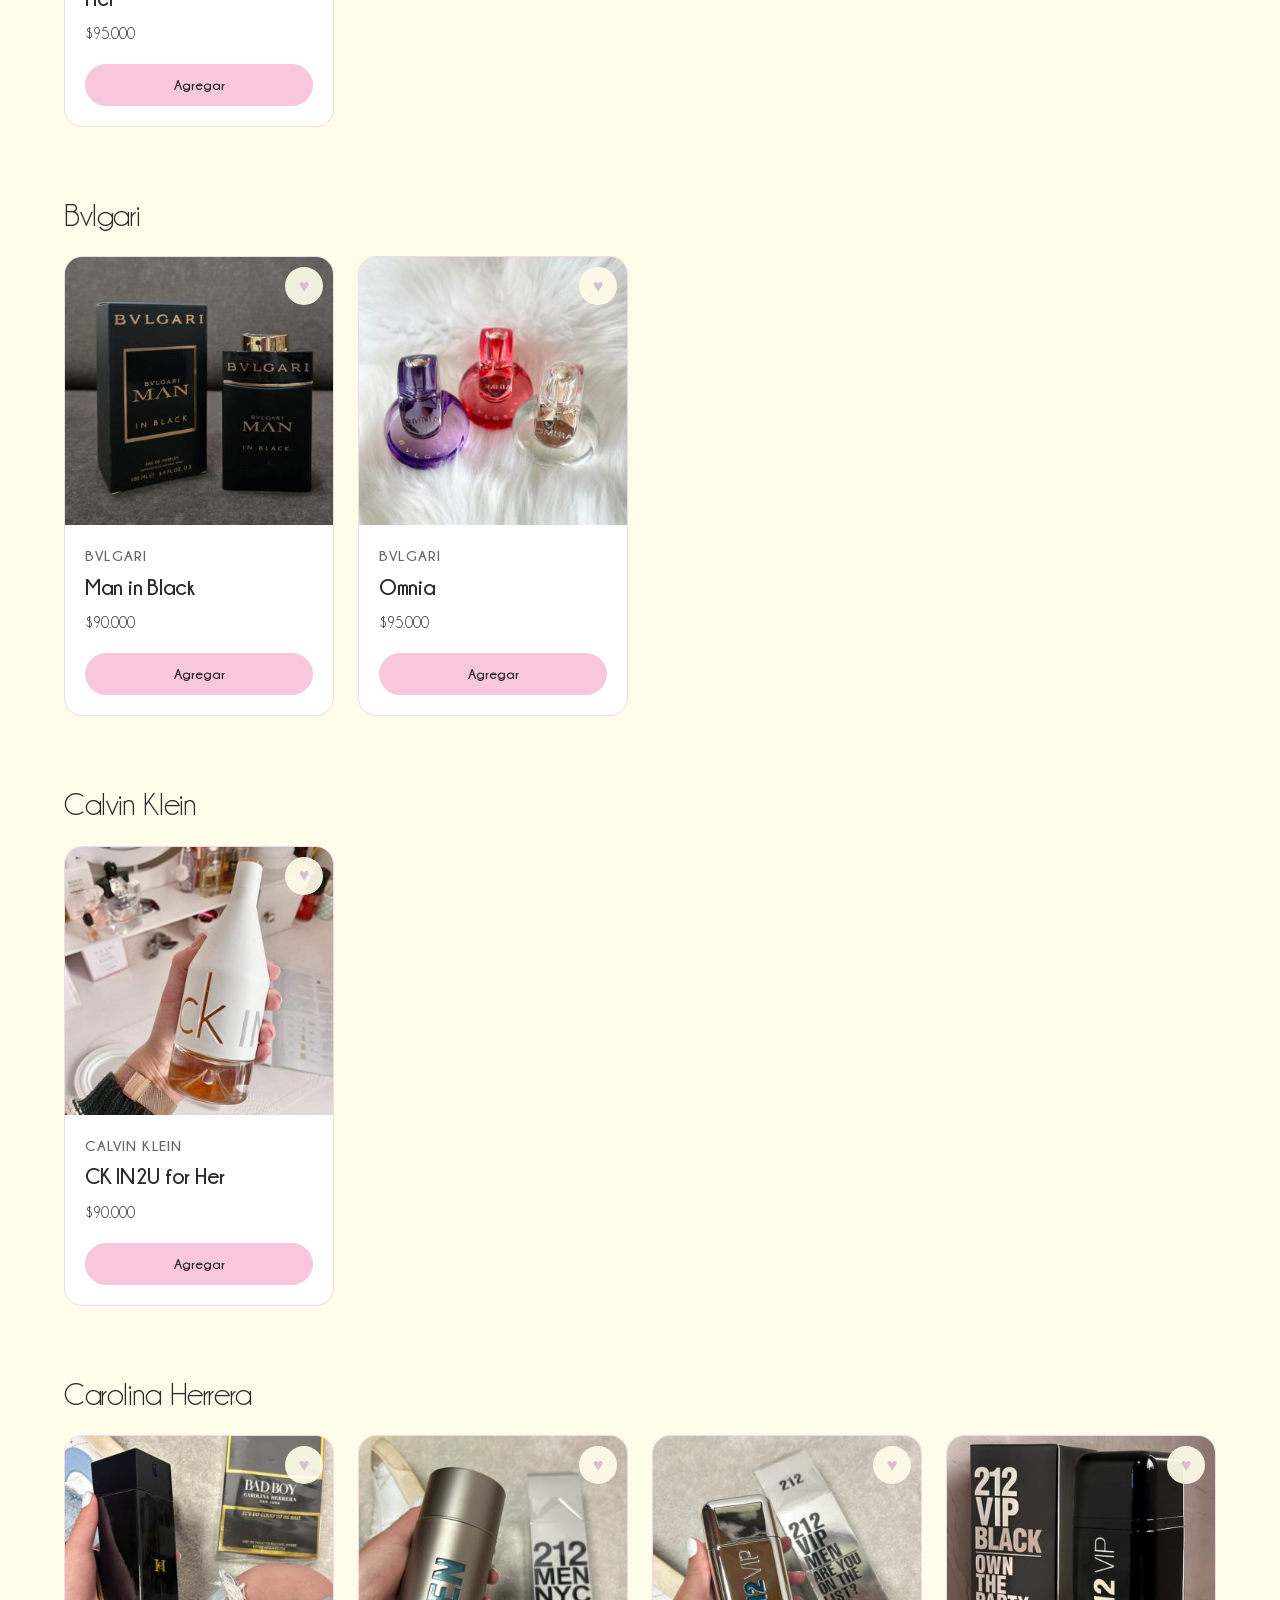
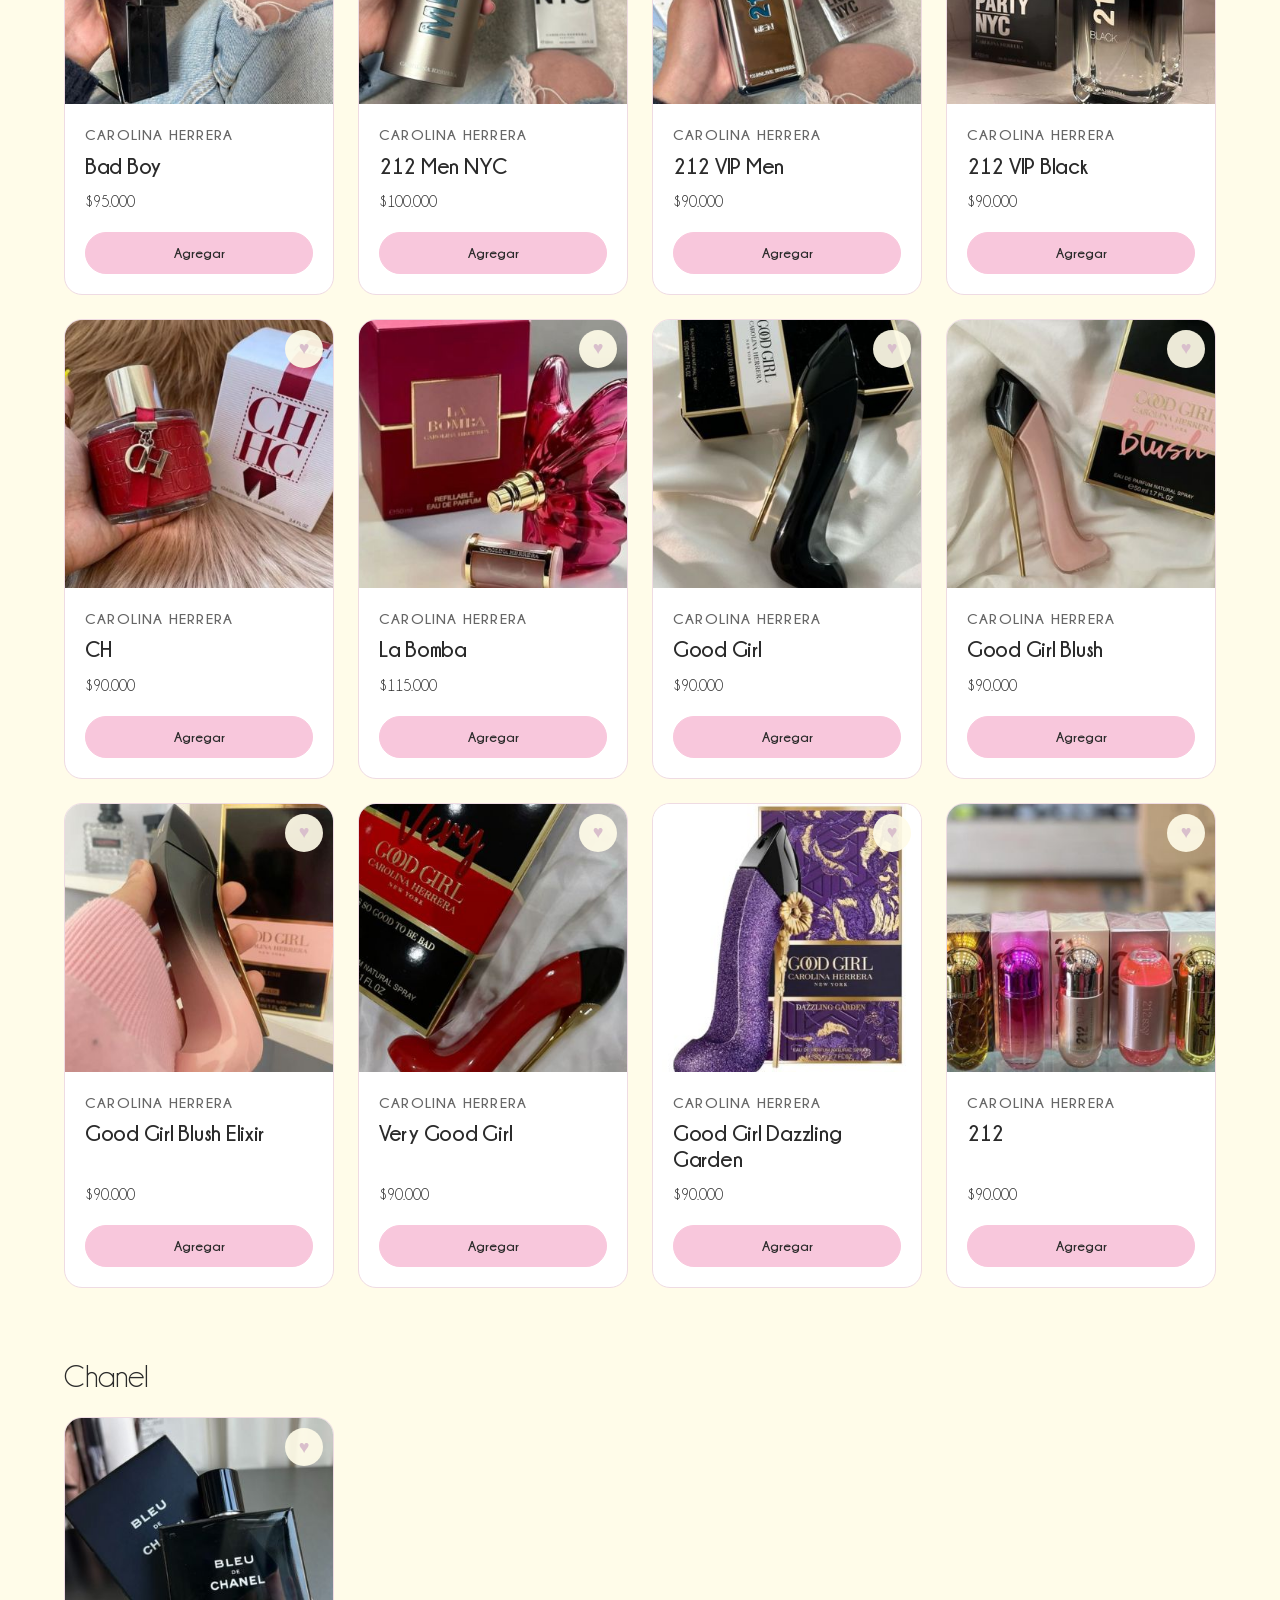
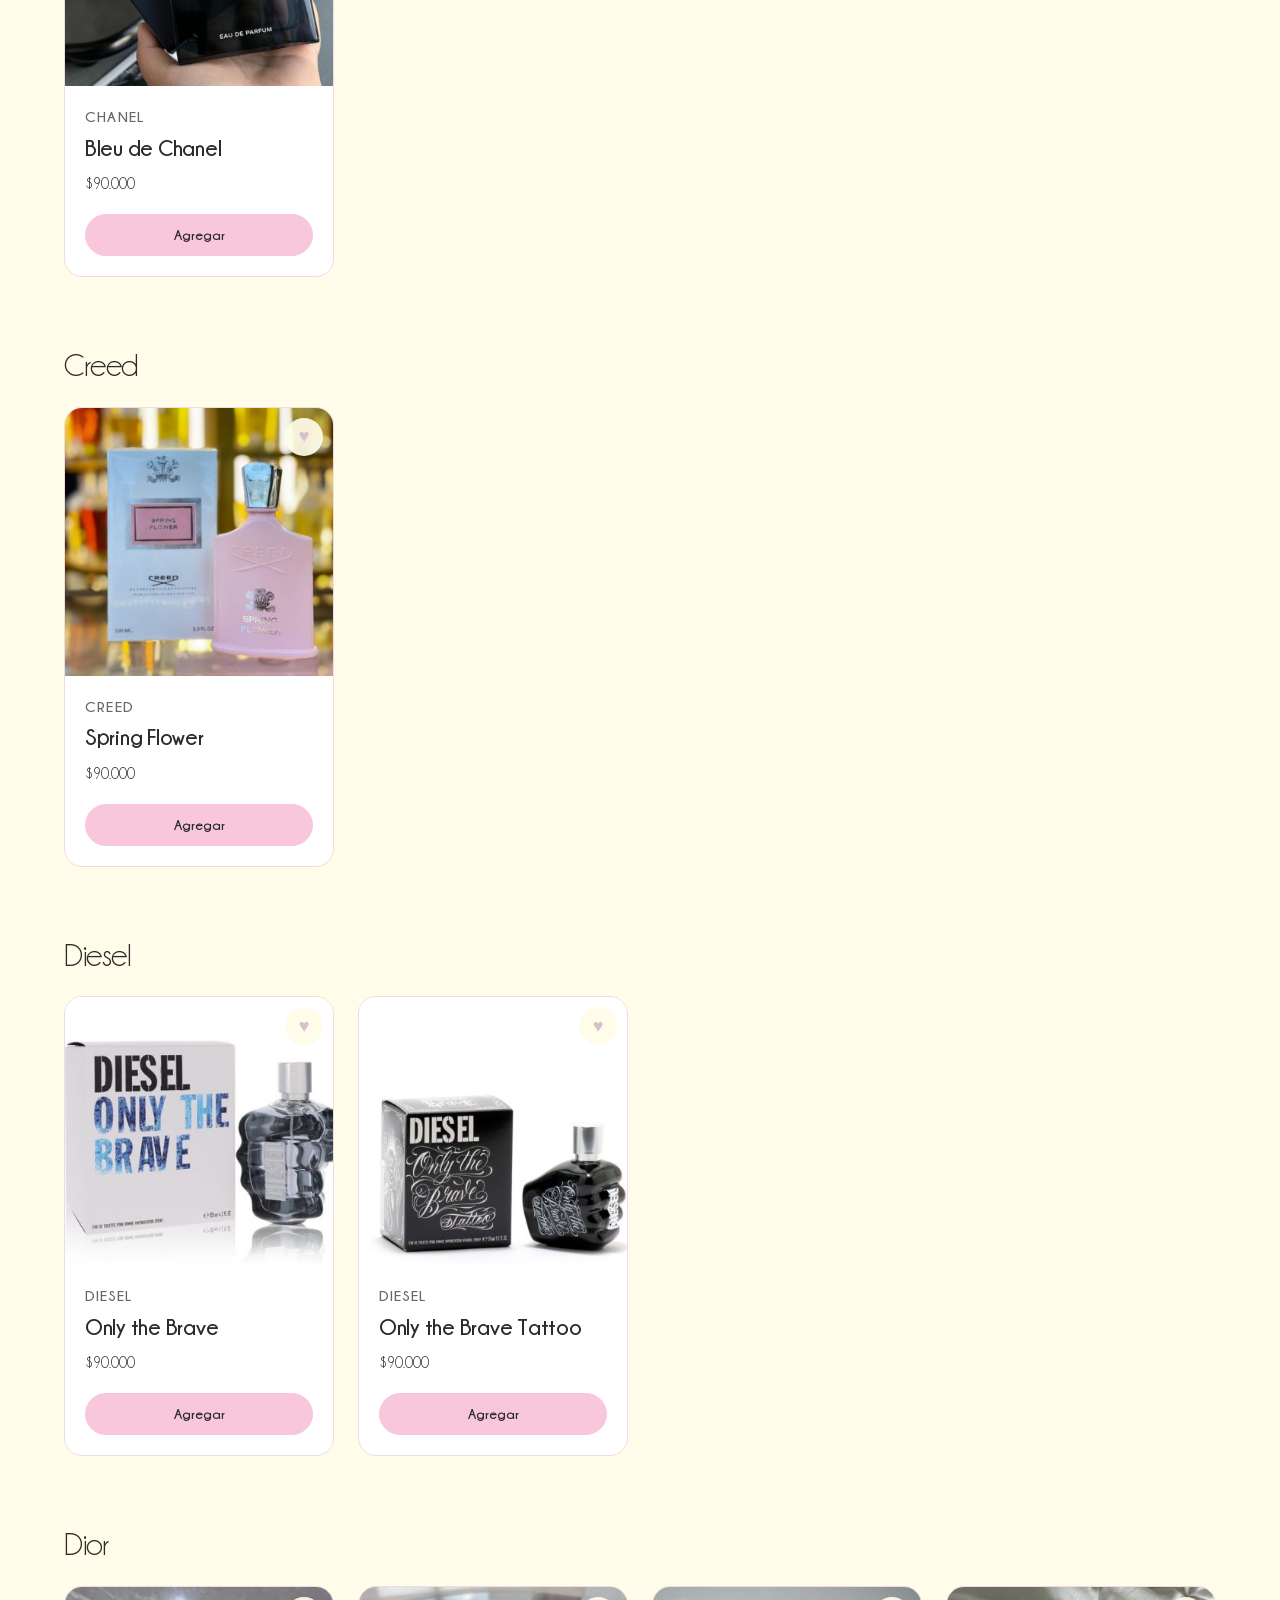
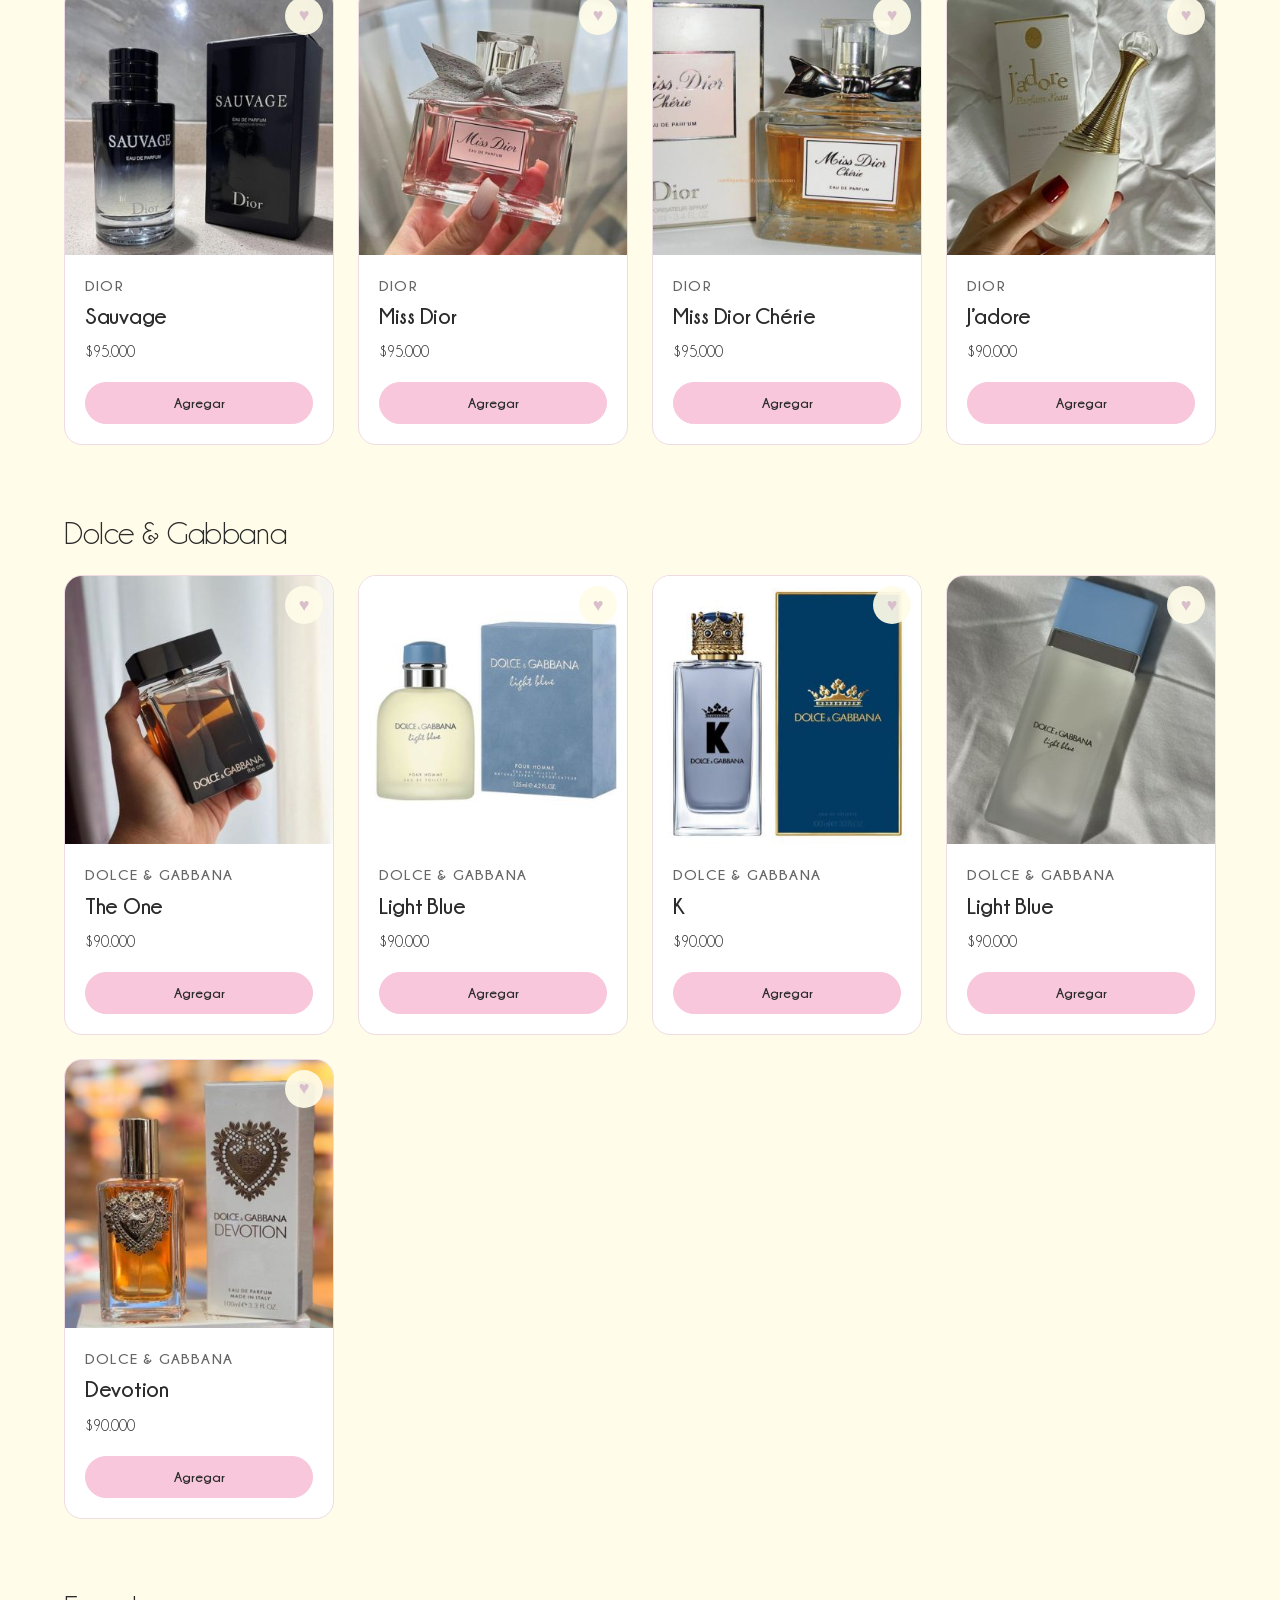
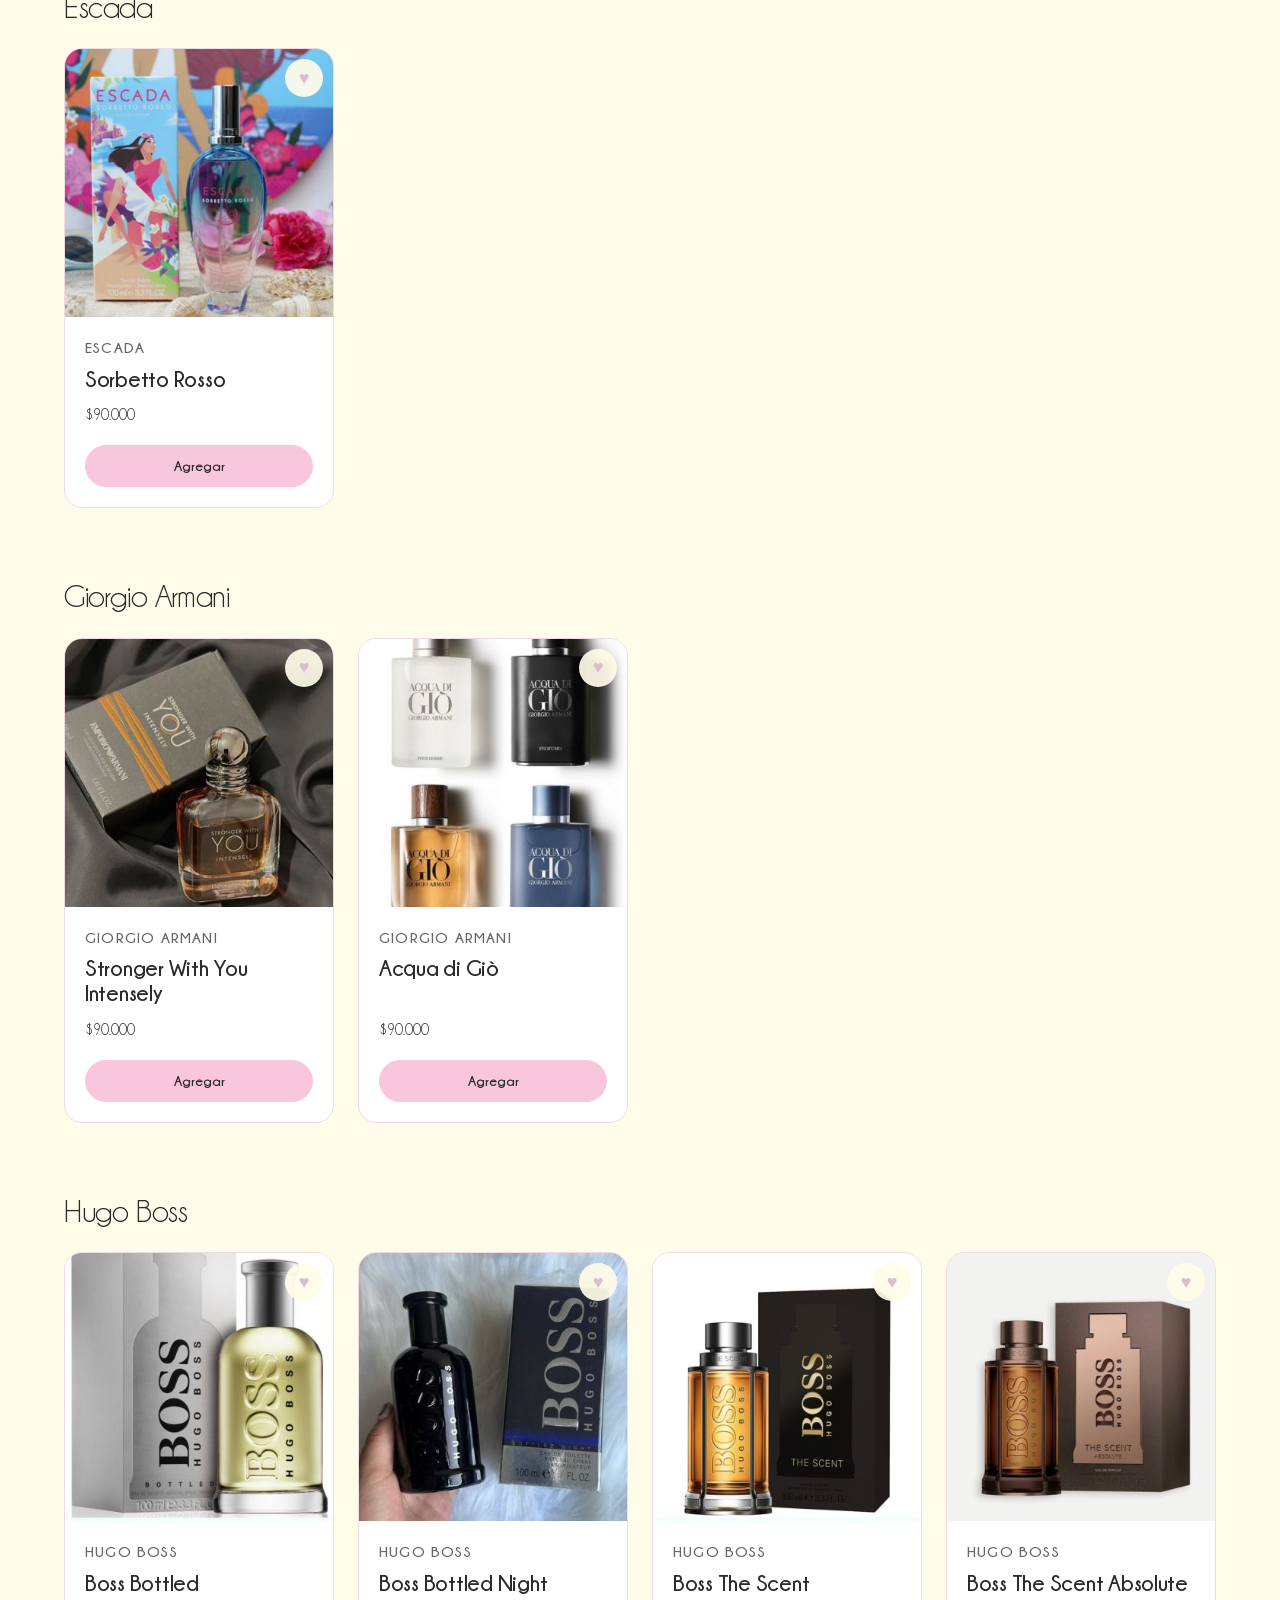
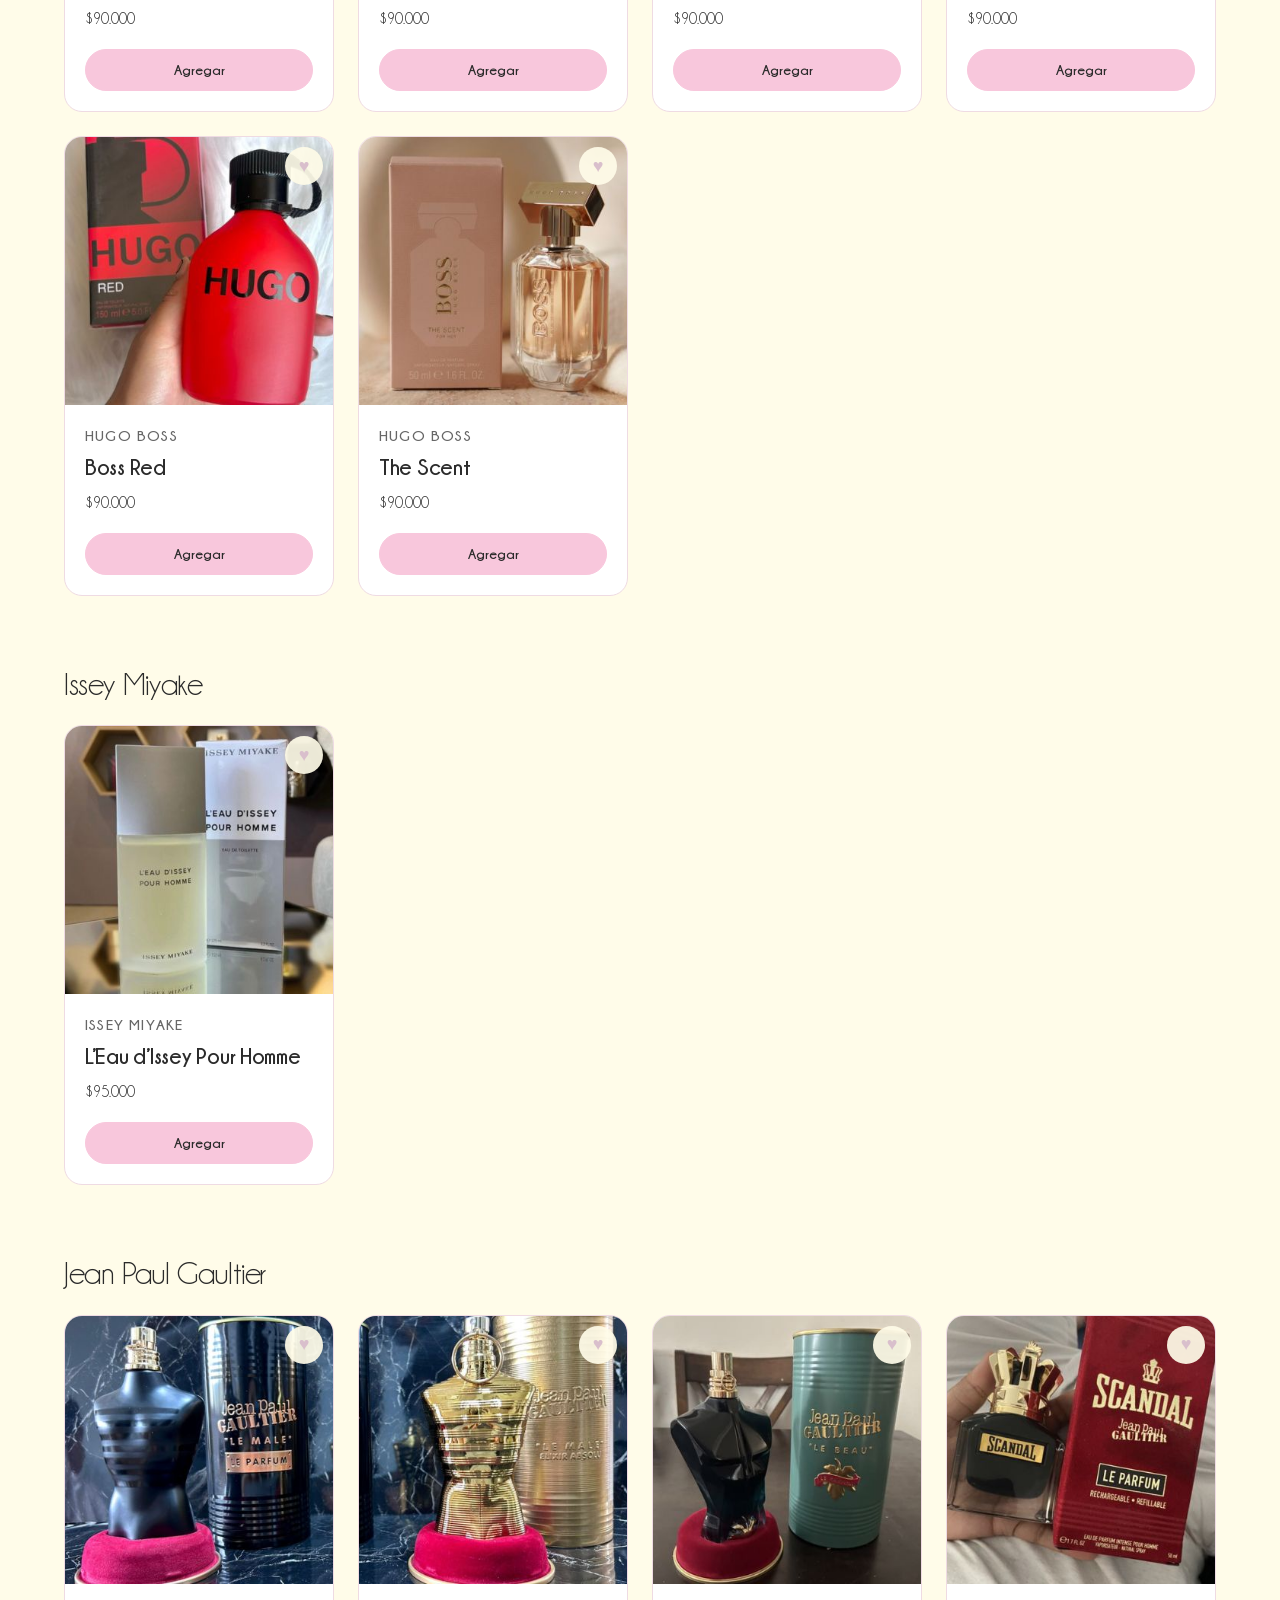
<file: marcas.html>
<!doctype html>
<html lang="es">
  <head>
    <meta charset="utf-8" />
    <meta name="viewport" content="width=device-width,initial-scale=1" />
    <title>Marcas · Sublivo, tu esencia, tu estilo</title>
    <meta
      name="description"
      content="Réplicas 1.1 de perfumes originales en Tunja, con envíos a todo el país. Hombre, mujer y por marca."
    />
    <link rel="icon" href="img/favicon.png" />
    <meta name="theme-color" content="#ffffff" />
    <link rel="stylesheet" href="style.css" />
  </head>
  <body data-page="marcas">
    <!-- Barra de anuncio -->
    <div class="announce">Envío gratis en Tunja · Envíos a todo el país</div>
    <!-- Menú principal -->
    <nav class="nav">
      <div class="wrap">
        <a class="logo" href="index.html"><img src="img/logo.png" alt="Sublivo" /></a>
        <div class="links">
          <a href="index.html">Inicio</a>
          <a href="hombre.html">Hombre</a>
          <a href="mujer.html">Mujer</a>
          <a href="marcas.html" class="on">Marcas</a>
        </div>
        <button class="cartbtn" data-a="open">Carrito (<span class="cartn">0</span>)</button>
      </div>
    </nav>
    <!-- Encabezado de la página -->
    <header class="pagehead">
      <i class="blob b1"></i>
      <div class="wrap">
        <img class="wm" src="img/iso-crema.png" alt="" />
        <h1>Por marca</h1>
        <p id="n">136 perfumes</p>
      </div>
    </header>
    <!-- Catálogo de perfumes -->
    <main class="wrap">
      <div class="pills" id="pills"></div>
      <div class="tools">
        <input id="q" type="search" placeholder="Buscar perfume o marca" aria-label="Buscar" />
        <select id="s" aria-label="Ordenar">
          <option value="">Orden del catálogo</option>
          <option value="asc">Precio: menor a mayor</option>
          <option value="desc">Precio: mayor a menor</option>
        </select>
      </div>
      <div id="grid"></div>
    </main>
    <!-- Pie de página -->
    <footer class="foot">
      <div class="wrap">
        <div>
          <div class="logo"><img src="img/imagotipo.png" alt="Sublivo, tu esencia, tu estilo" /></div>
          <p>
            Réplicas 1.1 de perfumes originales, con excelente calidad y muy buena fijación. Estamos en Tunja, Boyacá. ¿No ves tu perfume favorito? Escríbenos y confirmamos su disponibilidad.
          </p>
        </div>
        <div class="links">
          <a href="hombre.html">Hombre</a>
          <a href="mujer.html">Mujer</a>
          <a href="marcas.html">Marcas</a>
        </div>
      </div>
    </footer>
    <!-- Scripts: catálogo de productos y lógica del carrito -->
    <script src="products.js"></script>
    <script src="app.js"></script>
  </body>
</html>
</file>
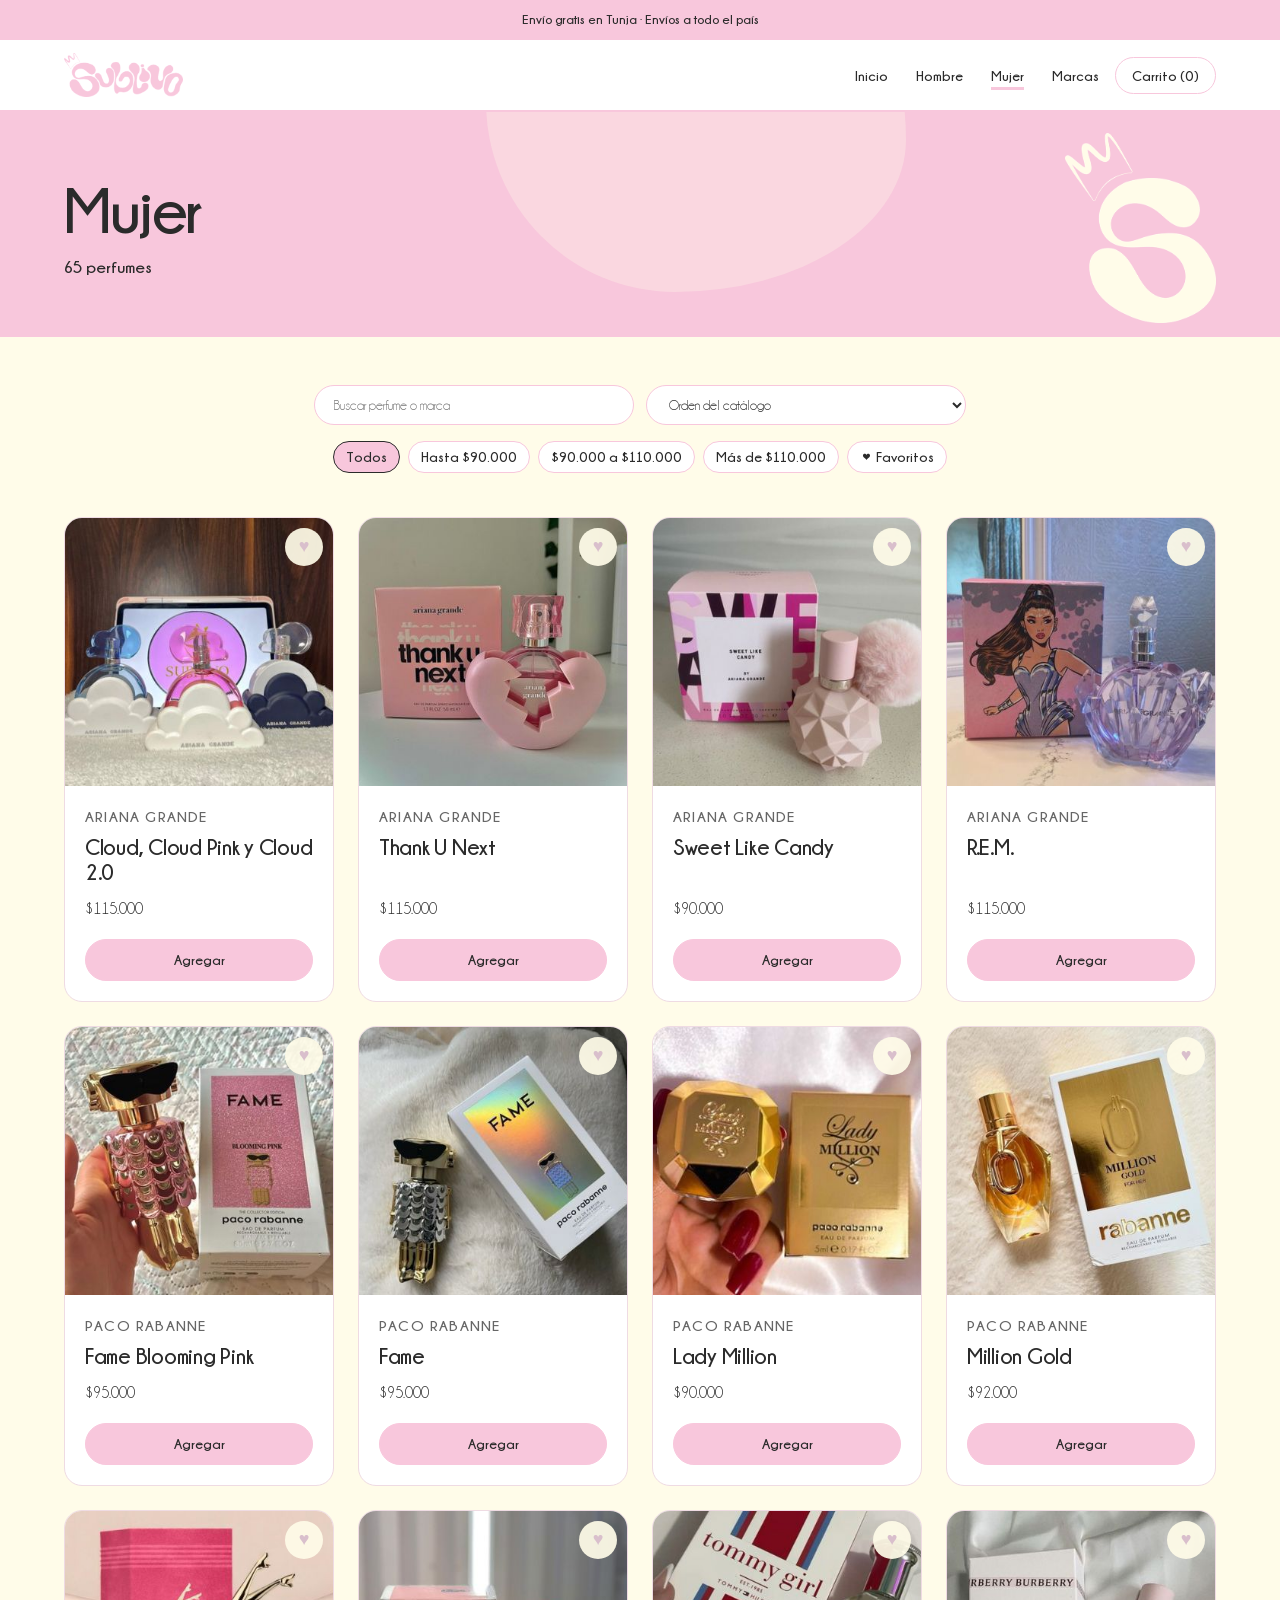
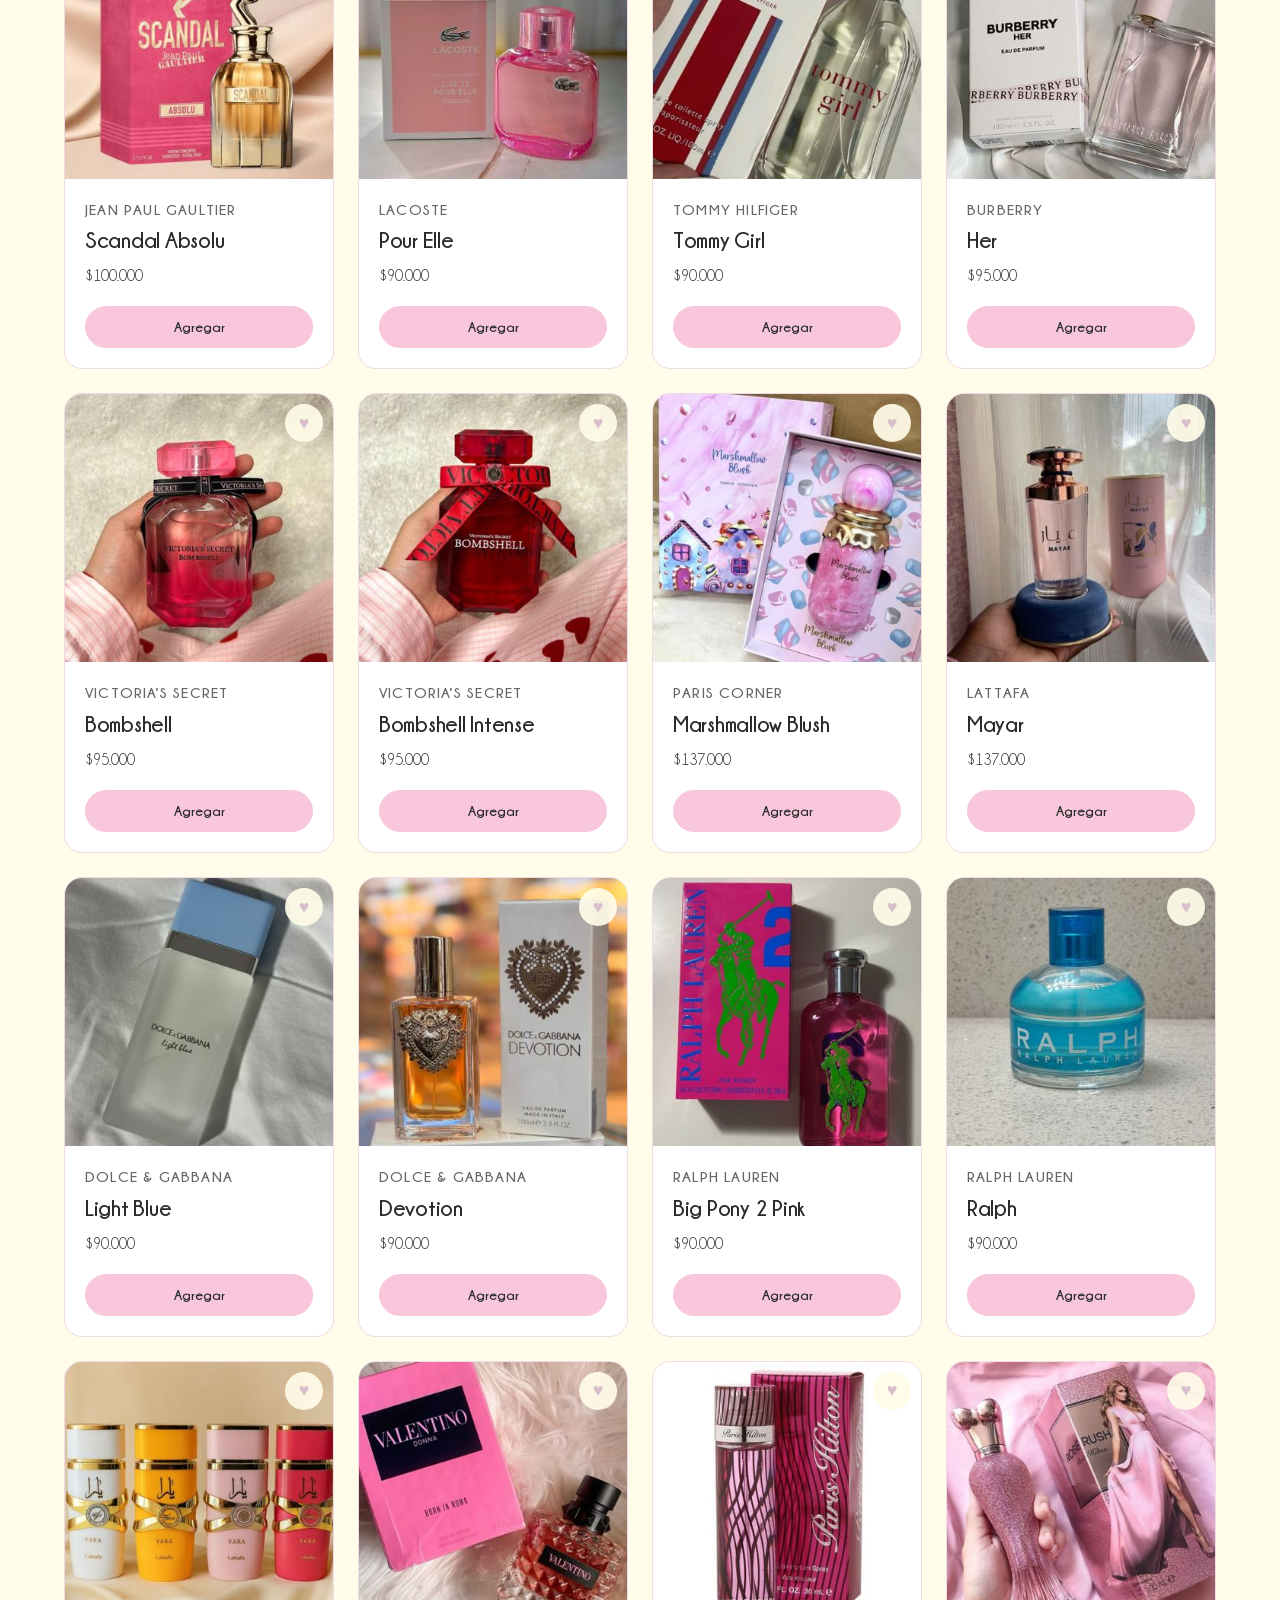
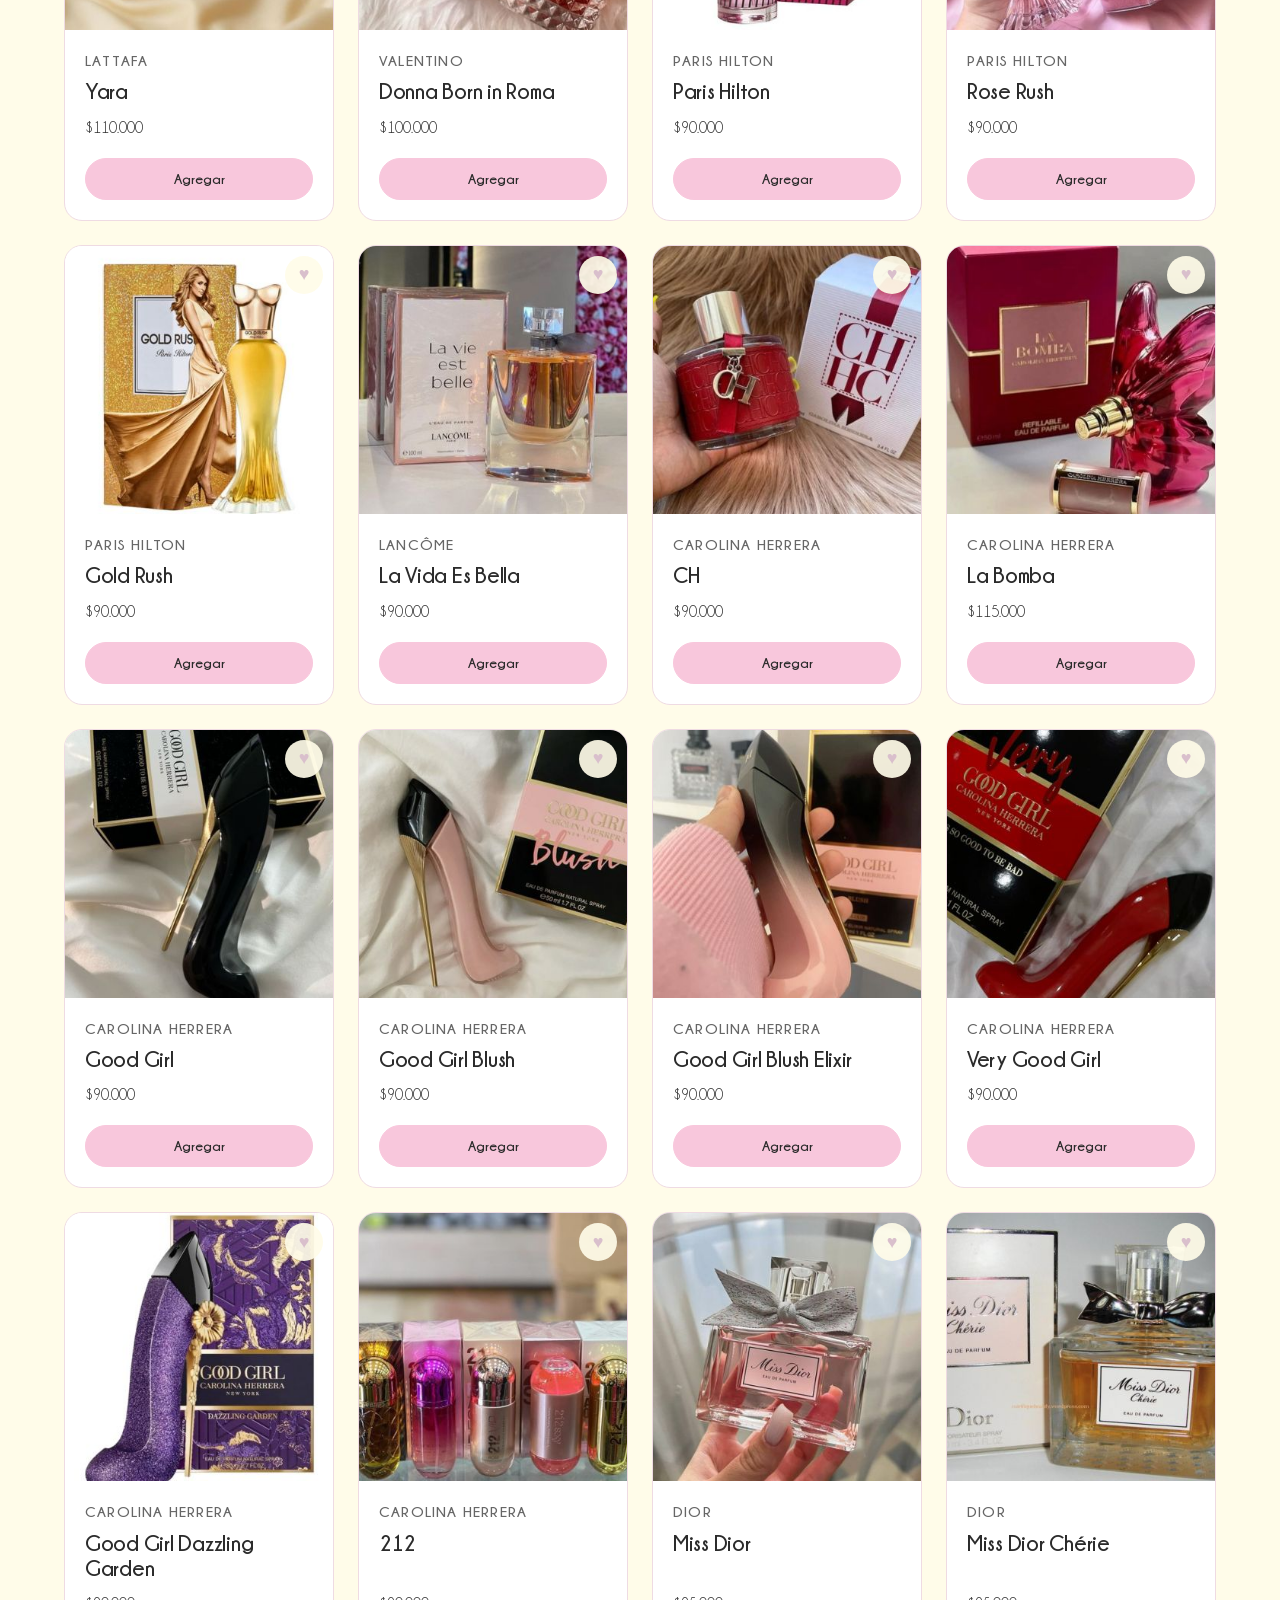
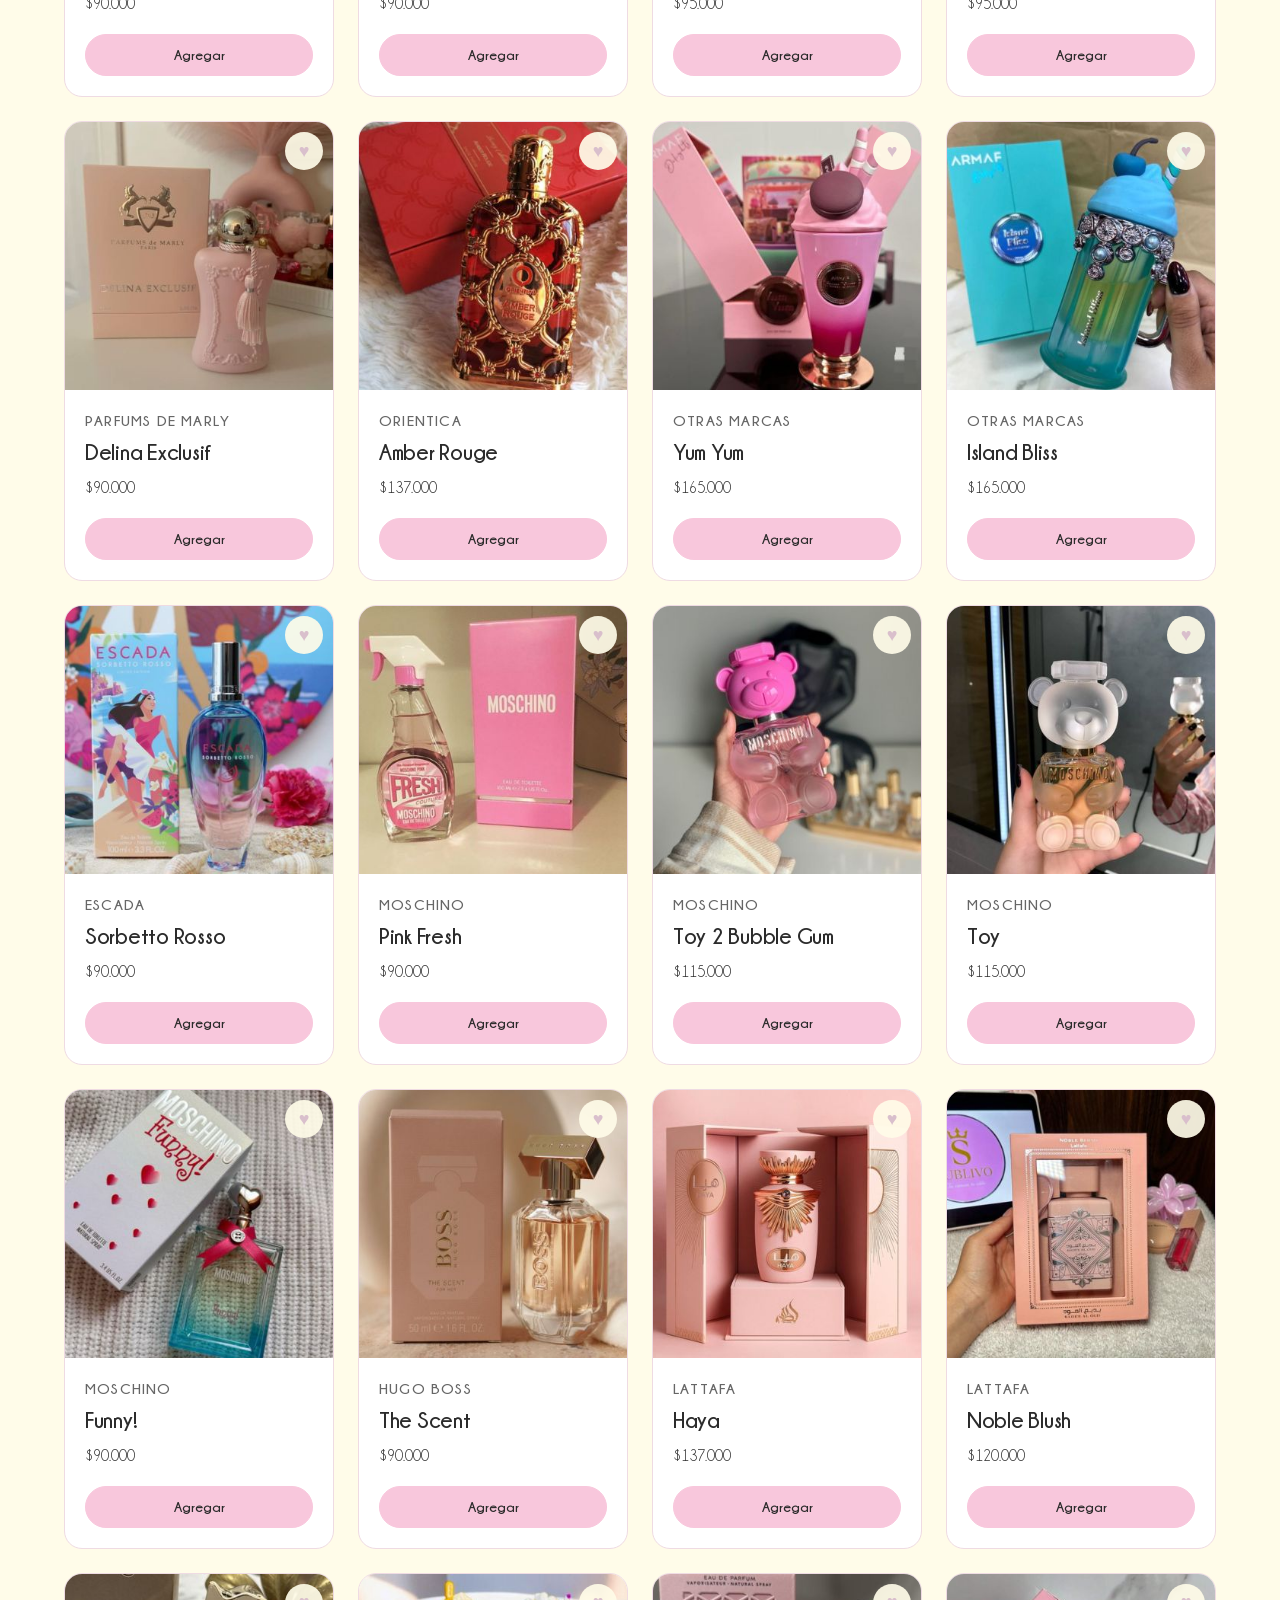
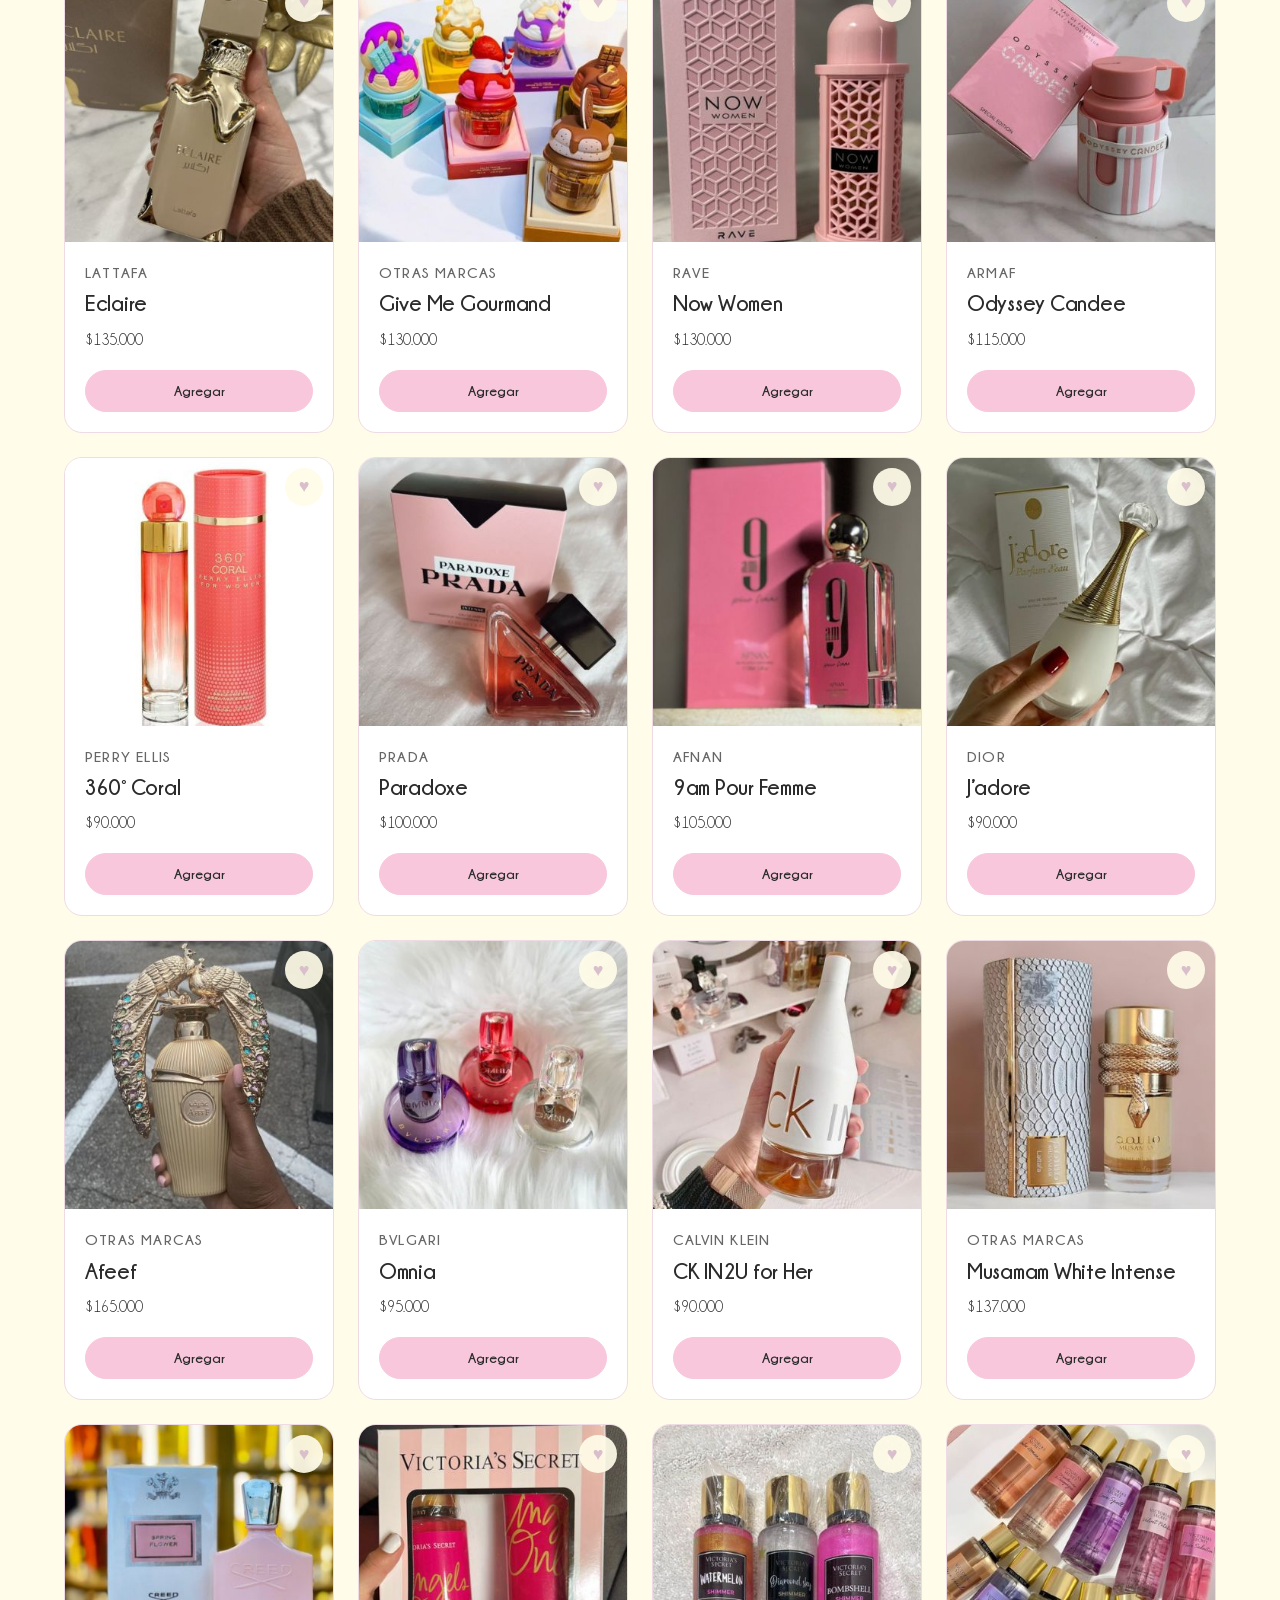
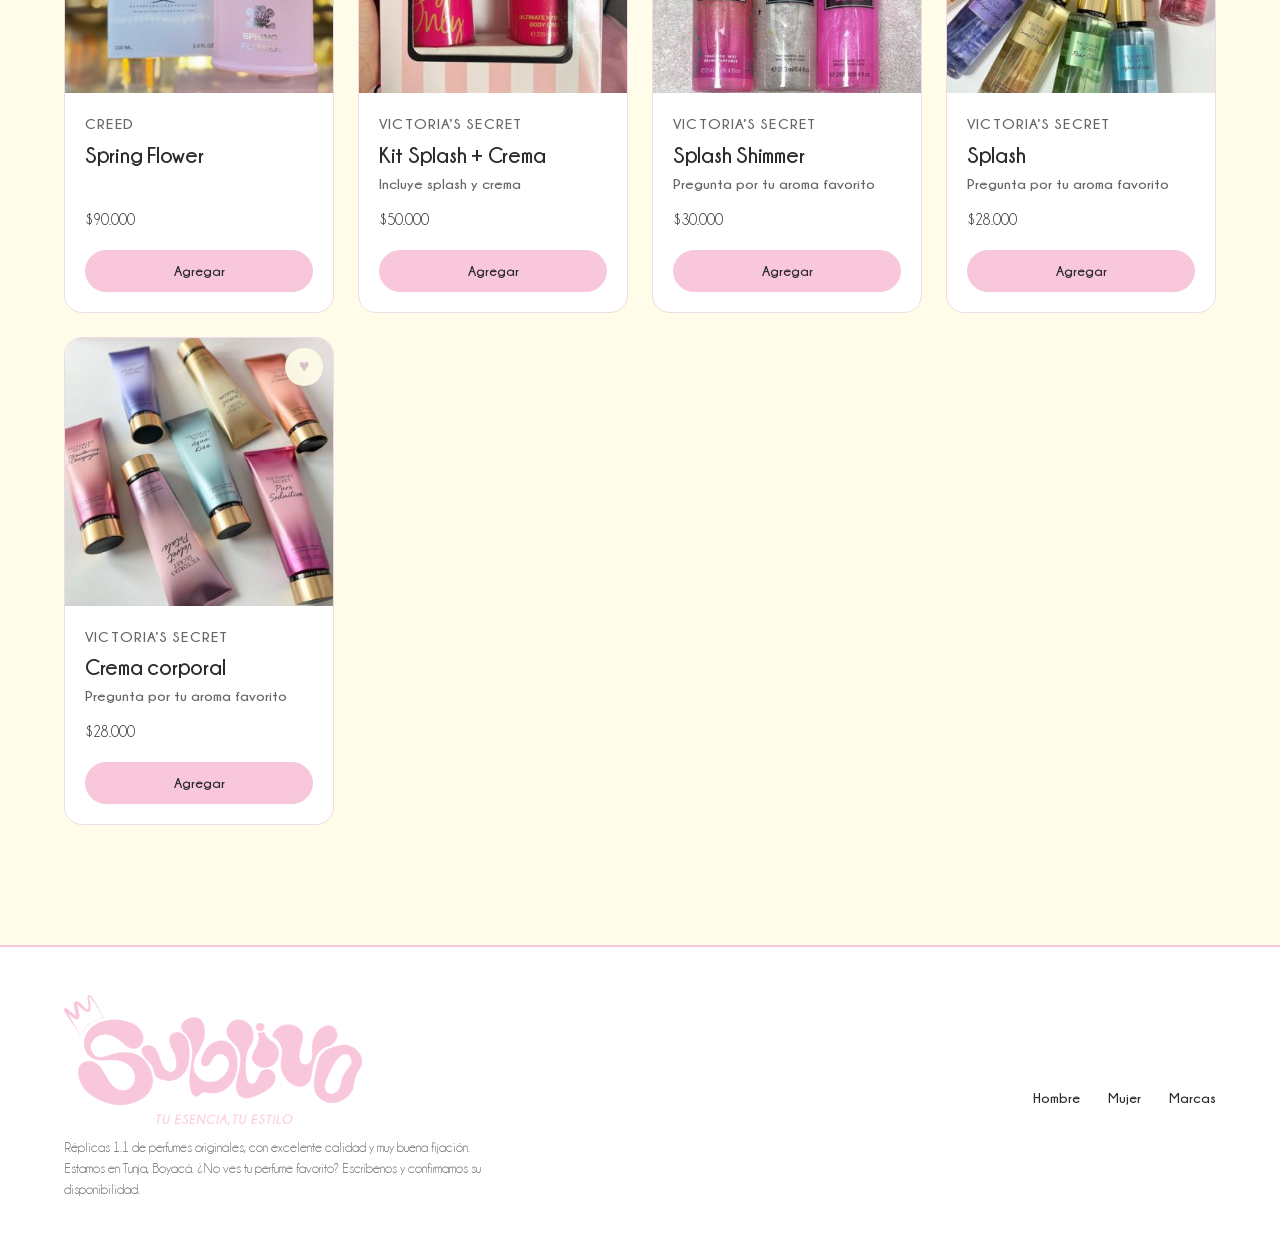
<file: mujer.html>
<!doctype html>
<html lang="es">
  <head>
    <meta charset="utf-8" />
    <meta name="viewport" content="width=device-width,initial-scale=1" />
    <title>Mujer · Sublivo, tu esencia, tu estilo</title>
    <meta
      name="description"
      content="Réplicas 1.1 de perfumes originales en Tunja, con envíos a todo el país. Hombre, mujer y por marca."
    />
    <link rel="icon" href="img/favicon.png" />
    <meta name="theme-color" content="#ffffff" />
    <link rel="stylesheet" href="style.css" />
  </head>
  <body data-page="mujer">
    <!-- Barra de anuncio -->
    <div class="announce">Envío gratis en Tunja · Envíos a todo el país</div>
    <!-- Menú principal -->
    <nav class="nav">
      <div class="wrap">
        <a class="logo" href="index.html"><img src="img/logo.png" alt="Sublivo" /></a>
        <div class="links">
          <a href="index.html">Inicio</a>
          <a href="hombre.html">Hombre</a>
          <a href="mujer.html" class="on">Mujer</a>
          <a href="marcas.html">Marcas</a>
        </div>
        <button class="cartbtn" data-a="open">Carrito (<span class="cartn">0</span>)</button>
      </div>
    </nav>
    <!-- Encabezado de la página -->
    <header class="pagehead">
      <i class="blob b1"></i>
      <div class="wrap">
        <img class="wm" src="img/iso-crema.png" alt="" />
        <h1>Mujer</h1>
        <p id="n">65 perfumes</p>
      </div>
    </header>
    <!-- Catálogo de perfumes -->
    <main class="wrap">
      <div class="tools">
        <input id="q" type="search" placeholder="Buscar perfume o marca" aria-label="Buscar" />
        <select id="s" aria-label="Ordenar">
          <option value="">Orden del catálogo</option>
          <option value="asc">Precio: menor a mayor</option>
          <option value="desc">Precio: mayor a menor</option>
        </select>
      </div>
      <div id="grid" class="grid"></div>
    </main>
    <!-- Pie de página -->
    <footer class="foot">
      <div class="wrap">
        <div>
          <div class="logo"><img src="img/imagotipo.png" alt="Sublivo, tu esencia, tu estilo" /></div>
          <p>
            Réplicas 1.1 de perfumes originales, con excelente calidad y muy buena fijación. Estamos en Tunja, Boyacá. ¿No ves tu perfume favorito? Escríbenos y confirmamos su disponibilidad.
          </p>
        </div>
        <div class="links">
          <a href="hombre.html">Hombre</a>
          <a href="mujer.html">Mujer</a>
          <a href="marcas.html">Marcas</a>
        </div>
      </div>
    </footer>
    <!-- Scripts: catálogo de productos y lógica del carrito -->
    <script src="products.js"></script>
    <script src="app.js"></script>
  </body>
</html>
</file>
<file: style.css>
/* ============================================================
   SUBLIVO · estilos del sitio
   Colores de marca: rosado #f8c7dc · crema #fffce9 · blanco · texto #2b2b2b
   Tipografía: Champagne & Limousines (carpeta fonts/)
   ============================================================ */
@font-face {
  font-family: "Champagne & Limousines";
  src: url(fonts/champagne.ttf);
  font-weight: 400;
  font-style: normal;
  font-display: swap;
}
@font-face {
  font-family: "Champagne & Limousines";
  src: url(fonts/champagne-Bold.ttf);
  font-weight: 700;
  font-style: normal;
  font-display: swap;
}
@font-face {
  font-family: "Champagne & Limousines";
  src: url(fonts/champagne-Italic.ttf);
  font-weight: 400;
  font-style: italic;
  font-display: swap;
}
:root {
  --bone: #fffce9;
  --paper: #fff;
  --pink: #f8c7dc;
  --ink: #2b2b2b;
  --stone: #666666;
  --line: #efdbe3;
  --serif: "Champagne & Limousines", system-ui, sans-serif;
  --sans: "Champagne & Limousines", system-ui, sans-serif;
}
* {
  box-sizing: border-box;
  margin: 0;
}
body {
  background: var(--bone);
  color: var(--ink);
  font: 400 16px/1.5 var(--sans);
  -webkit-font-smoothing: antialiased;
}
a {
  color: inherit;
  text-decoration: none;
}
h1,
h2,
h3,
.serif {
  font-family: var(--serif);
  font-weight: 400;
  letter-spacing: -0.012em;
  line-height: 1.05;
}
img {
  display: block;
  max-width: 100%;
}
.wrap {
  max-width: 1200px;
  margin: 0 auto;
  padding: 0 24px;
}
.announce {
  background: var(--paper);
  border-bottom: 1px solid var(--line);
  height: 40px;
  display: grid;
  place-items: center;
  font-size: 13px;
}
.nav {
  background: var(--paper);
  height: 72px;
}
.nav .wrap {
  display: flex;
  align-items: center;
  justify-content: space-between;
  height: 100%;
}
.logo {
  font: 400 26px var(--serif);
  letter-spacing: 0.06em;
}
.links {
  display: flex;
  gap: 28px;
  align-items: center;
  font-size: 14px;
}
.links a:hover,
.ghost:hover {
  text-decoration: underline;
}
.links a.on {
  text-decoration: underline;
  text-underline-offset: 6px;
}
.cartbtn {
  background: none;
  border: 0;
  font: inherit;
  font-size: 14px;
  cursor: pointer;
  color: var(--ink);
}
.cartbtn:hover {
  text-decoration: underline;
}
.btn {
  display: inline-block;
  background: var(--ink);
  color: #fff;
  border: 1px solid var(--ink);
  border-radius: 5px;
  padding: 9px 14px;
  font: 500 14px var(--sans);
  cursor: pointer;
  text-align: center;
}
.btn.light {
  background: #fff;
  color: var(--ink);
  border-color: #fff;
}
.btn.line {
  background: none;
  color: var(--ink);
}
.btn.full {
  width: 100%;
  padding: 11px 14px;
}
.hero {
  background: var(--ink);
  color: #fff;
  padding: 72px 0;
}
.hero .wrap {
  display: grid;
  grid-template-columns: 1fr 1fr;
  gap: 48px;
  align-items: center;
}
.hero h1 {
  font-size: 56px;
  letter-spacing: -0.012em;
  margin-bottom: 24px;
}
.hero p {
  color: var(--ash);
  max-width: 420px;
  margin-bottom: 36px;
}
.hero .pics {
  display: grid;
  grid-template-columns: 1fr 1fr;
  gap: 12px;
}
.hero .pics img {
  border-radius: 5px;
  aspect-ratio: 4/5;
  object-fit: cover;
  width: 100%;
}
.hero .pics img:nth-child(2) {
  margin-top: 48px;
}
section.s {
  padding: 96px 0 0;
}
.head {
  text-align: center;
  margin-bottom: 48px;
}
.head h2 {
  font-size: 40px;
  letter-spacing: -0.012em;
  margin-bottom: 12px;
}
.head p {
  color: var(--stone);
  max-width: 600px;
  margin: 0 auto;
}
.grid3 {
  display: grid;
  grid-template-columns: repeat(3, 1fr);
  gap: 24px;
}
.card {
  background: var(--paper);
  border: 1px solid var(--line);
  border-radius: 5px;
  padding: 24px;
  display: flex;
  flex-direction: column;
  justify-content: space-between;
  min-height: 240px;
}
.card h3 {
  font-size: 26px;
  margin-bottom: 12px;
}
.card .num {
  font-size: 14px;
  color: var(--stone);
}
.card p {
  font-size: 14px;
  color: var(--stone);
}
.card.dark {
  background: var(--cocoa);
  border-color: var(--cocoa);
  color: #fff;
}
.card.dark .num,
.card.dark p {
  color: #fff;
}
a.card:hover h3 {
  text-decoration: underline;
}
.foot {
  background: var(--ink);
  color: #fff;
  margin-top: 120px;
  padding: 48px 0;
  font-size: 14px;
}
.foot .wrap {
  display: flex;
  justify-content: space-between;
  gap: 24px;
  flex-wrap: wrap;
}
.foot .logo {
  font-size: 26px;
}
.foot p {
  color: var(--ash);
  max-width: 420px;
  margin-top: 12px;
}
.pagehead {
  text-align: center;
  padding: 72px 0 36px;
}
.pagehead h1 {
  font-size: 56px;
  margin-bottom: 12px;
}
.pagehead p {
  color: var(--stone);
}
.tools {
  display: flex;
  gap: 12px;
  flex-wrap: wrap;
  justify-content: center;
  margin-bottom: 36px;
}
.tools input,
.tools select {
  background: #fff;
  border: 1px solid var(--line);
  border-radius: 5px;
  padding: 10px 12px;
  font: 14px var(--sans);
  color: var(--ink);
  min-width: 240px;
}
.pills {
  display: flex;
  flex-wrap: wrap;
  gap: 8px;
  justify-content: center;
  margin-bottom: 48px;
}
.pill {
  background: #fff;
  border: 1px solid var(--line);
  border-radius: 5px;
  padding: 7px 12px;
  font: 14px var(--sans);
  cursor: pointer;
  color: var(--ink);
}
.pill.on {
  background: var(--ink);
  color: #fff;
  border-color: var(--ink);
}
.pill small {
  color: var(--stone);
  margin-left: 4px;
}
.pill.on small {
  color: var(--ash);
}
.grid {
  display: grid;
  grid-template-columns: repeat(auto-fill, minmax(250px, 1fr));
  gap: 24px;
}
.p {
  background: #fff;
  border: 1px solid var(--line);
  border-radius: 5px;
  overflow: hidden;
  display: flex;
  flex-direction: column;
}
.p img {
  aspect-ratio: 1;
  object-fit: cover;
  width: 100%;
  background: var(--bone);
}
.p .b {
  padding: 20px;
  display: flex;
  flex-direction: column;
  gap: 6px;
  flex: 1;
}
.p .br {
  font-size: 12px;
  color: var(--stone);
  letter-spacing: 0.08em;
  text-transform: uppercase;
}
.p h3 {
  font-size: 22px;
  line-height: 1.15;
}
.p .x {
  font-size: 13px;
  color: var(--stone);
}
.p .pr {
  font-size: 16px;
  margin-top: auto;
  padding-top: 6px;
}
.p .pr s {
  color: var(--stone);
  font-size: 13px;
  margin-right: 6px;
}
.ctl {
  margin-top: 12px;
}
.step {
  display: flex;
  align-items: center;
  justify-content: space-between;
  border: 1px solid var(--ink);
  border-radius: 5px;
}
.step button {
  background: none;
  border: 0;
  width: 44px;
  height: 40px;
  font: 20px var(--sans);
  cursor: pointer;
}
.step span {
  font-size: 14px;
  font-weight: 500;
}
.brandsec {
  margin-bottom: 72px;
}
.brandsec h2 {
  font-size: 32px;
  margin-bottom: 24px;
  text-align: left;
}
.empty {
  text-align: center;
  color: var(--stone);
  padding: 48px 0;
}
.ov {
  position: fixed;
  inset: 0;
  background: rgba(0, 0, 0, 0.45);
  opacity: 0;
  pointer-events: none;
  transition: opacity 0.2s;
  z-index: 20;
}
.dr {
  position: fixed;
  top: 0;
  right: 0;
  bottom: 0;
  width: min(420px, 100%);
  background: #fff;
  border-left: 1px solid var(--line);
  transform: translateX(100%);
  transition: transform 0.25s;
  z-index: 21;
  display: flex;
  flex-direction: column;
}
body.open .ov {
  opacity: 1;
  pointer-events: auto;
}
body.open .dr {
  transform: none;
}
.dr header {
  display: flex;
  justify-content: space-between;
  align-items: center;
  padding: 20px 24px;
  border-bottom: 1px solid var(--line);
}
.dr header h3 {
  font-size: 26px;
}
.dr header button {
  background: none;
  border: 0;
  font: 28px/1 var(--sans);
  cursor: pointer;
}
.items {
  flex: 1;
  overflow: auto;
  padding: 12px 24px;
}
.it {
  display: grid;
  grid-template-columns: 64px 1fr;
  gap: 12px;
  padding: 16px 0;
  border-bottom: 1px solid var(--line);
}
.it img {
  width: 64px;
  height: 64px;
  object-fit: cover;
  border-radius: 5px;
}
.it h4 {
  font: 400 18px/1.15 var(--serif);
}
.it .br {
  font-size: 12px;
  color: var(--stone);
}
.it .row {
  display: flex;
  justify-content: space-between;
  align-items: center;
  margin-top: 8px;
  font-size: 14px;
}
.it .step {
  width: 104px;
}
.it .step button {
  height: 30px;
  width: 30px;
  font-size: 16px;
}
.del {
  background: none;
  border: 0;
  color: var(--stone);
  font: 12px var(--sans);
  cursor: pointer;
  text-decoration: underline;
  margin-top: 4px;
  padding: 0;
}
.dr footer {
  padding: 20px 24px;
  border-top: 1px solid var(--line);
  display: grid;
  gap: 10px;
}
.tot {
  display: flex;
  justify-content: space-between;
  font: 400 22px var(--serif);
}
.dr footer small {
  color: var(--stone);
  font-size: 12px;
}
@media (max-width: 860px) {
  .hero .wrap,
  .grid3 {
    grid-template-columns: 1fr;
  }
  .hero h1,
  .pagehead h1 {
    font-size: 40px;
  }
  .links {
    gap: 16px;
  }
  .logo {
    font-size: 22px;
  }
  .hero .pics img:nth-child(2) {
    margin-top: 0;
  }
}

body {
  font-size: 17px;
}
.btn,
.pill,
.cartbtn,
.links {
  font-weight: 700;
}
.announce {
  background: var(--pink);
  border: 0;
  color: var(--ink);
  font-weight: 700;
}
.nav {
  background: var(--ink);
}
.nav .logo img {
  height: 44px;
  width: auto;
}
.links,
.cartbtn {
  color: var(--bone);
}
.btn {
  color: var(--bone);
}
.btn.line {
  color: var(--ink);
}
.hero {
  background: var(--pink);
  color: var(--ink);
}
.hero p {
  color: #444444;
}
.hero .btn,
.hero .btn.light {
  background: var(--ink);
  color: var(--bone);
  border-color: var(--ink);
}
.card.dark {
  background: var(--pink);
  border-color: var(--pink);
  color: var(--ink);
}
.card.dark .num,
.card.dark p {
  color: var(--ink);
}
.foot {
  background: var(--ink);
}
.foot .logo img {
  height: 96px;
  width: auto;
}
.foot p {
  color: var(--pink);
}
.pill.on {
  color: var(--bone);
}
.pill.on small {
  color: var(--pink);
}
.ov {
  background: rgba(0, 0, 0, 0.35);
}
.hero h1,
.pagehead h1,
.head h2 {
  font-weight: 700;
}
.card h3,
.p h3,
.it h4 {
  font-weight: 700;
}
.hero .pics img {
  aspect-ratio: 1;
}
.card p,
.p .x,
.p .br,
.head p {
  font-size: 15px;
  font-weight: 700;
}
.head p {
  font-size: 17px;
  font-weight: 400;
}

/* ============================================================
   MARCA: portada, tarjetas, botones, barra inferior del carrito
   ============================================================ */
:root {
  --r: 18px;
}
body.has {
  padding-bottom: 84px;
}
.btn {
  border-radius: 999px;
  padding: 11px 22px;
  transition:
    transform 0.15s,
    background 0.2s,
    color 0.2s,
    border-color 0.2s;
}
.btn:hover {
  transform: translateY(-2px);
}
.btn:active {
  transform: scale(0.96);
}
.btn.pk {
  background: var(--pink);
  border-color: var(--pink);
  color: var(--ink);
}
.btn.pk:hover {
  background: #fbd9e8;
  border-color: #fbd9e8;
}
.btn.lt {
  background: transparent;
  color: var(--pink);
  border-color: var(--pink);
}
.btn.lt:hover {
  background: var(--pink);
  color: var(--ink);
}
.btn.line {
  background: transparent;
  border-color: var(--ink);
  color: var(--ink);
}
.btn.line:hover {
  background: var(--ink);
  color: var(--bone);
}
.btn.lg {
  padding: 14px 28px;
  font-size: 16px;
}
.btn.full {
  padding: 12px 16px;
}
.cartbtn {
  border: 1.5px solid var(--pink);
  border-radius: 999px;
  padding: 7px 16px;
  color: var(--pink);
  transition:
    background 0.2s,
    color 0.2s;
}
.cartbtn:hover {
  background: var(--pink);
  color: var(--ink);
  text-decoration: none;
}
.hero {
  position: relative;
  overflow: hidden;
  padding: 56px 0 72px;
}
.hero .wrap {
  position: relative;
  z-index: 1;
}
.hero .big {
  width: min(540px, 100%);
  height: auto;
  margin: 0 0 28px -6px;
}
.hero h1 {
  font-size: 50px;
}
.hero .cta {
  display: flex;
  gap: 12px;
  flex-wrap: wrap;
}
.hero .pics img {
  border-radius: 32px;
  aspect-ratio: 1;
}
.blob {
  position: absolute;
  background: var(--bone);
  opacity: 0.4;
  border-radius: 60% 40% 55% 45%/50% 60% 40% 50%;
  pointer-events: none;
  animation: float 14s ease-in-out infinite alternate;
}
.b1 {
  width: 420px;
  height: 380px;
  right: -120px;
  top: -150px;
}
.hero .b2 {
  width: 300px;
  height: 280px;
  left: -110px;
  bottom: -130px;
  opacity: 0.3;
  animation-delay: -6s;
}
@keyframes float {
  to {
    transform: translate(26px, 20px) rotate(14deg);
  }
}
.marq {
  background: var(--ink);
  color: var(--pink);
  overflow: hidden;
  white-space: nowrap;
  padding: 14px 0;
  font-weight: 700;
  letter-spacing: 0.14em;
  font-size: 14px;
}
.marq div {
  display: inline-block;
  animation: mq 300s linear infinite;
}
@keyframes mq {
  to {
    transform: translateX(-50%);
  }
}
.card {
  border-radius: var(--r);
  position: relative;
  overflow: hidden;
  transition: transform 0.25s;
}
.card h3 {
  font-size: 34px;
  font-weight: 700;
}
a.card {
  min-height: 280px;
}
a.card:hover {
  transform: translateY(-6px) rotate(-0.6deg);
}
a.card:hover h3 {
  text-decoration: none;
}
a.card::after {
  content: "";
  position: absolute;
  right: -14px;
  bottom: -22px;
  width: 180px;
  height: 226px;
  background: url(img/iso-rosa.png) center/contain no-repeat;
  transition: transform 0.35s;
}
a.card:hover::after {
  transform: scale(1.12) rotate(-8deg);
}
.card.c1 {
  background: var(--ink);
  border-color: var(--ink);
  color: var(--bone);
}
.c1 p,
.c1 .num {
  color: var(--pink);
}
.card.c2 {
  background: var(--pink);
  border-color: var(--pink);
  color: var(--ink);
}
.c2::after {
  background-image: url(img/iso-crema.png);
}
.c2 p,
.c2 .num {
  color: var(--ink);
}
.card.c3 {
  background: #fff;
  border-color: var(--pink);
}
.pagehead {
  position: relative;
  overflow: hidden;
  background: var(--pink);
  padding: 64px 0 56px;
  margin-bottom: 48px;
  text-align: left;
}
.pagehead .wrap {
  position: relative;
  z-index: 1;
}
.pagehead h1 {
  font-size: 64px;
}
.pagehead p {
  color: var(--ink);
  font-weight: 700;
}
.pagehead .wm {
  position: absolute;
  right: 24px;
  top: 50%;
  transform: translateY(-50%);
  height: 190px;
  width: auto;
}
.pagehead .b1 {
  right: auto;
  left: 38%;
  top: -200px;
  opacity: 0.3;
}
.tools input,
.tools select {
  border-radius: 999px;
  padding: 11px 18px;
  border-color: var(--pink);
  border-width: 1.5px;
}
.pill {
  border-radius: 999px;
  border-color: var(--pink);
  border-width: 1.5px;
  transition:
    background 0.2s,
    transform 0.15s;
}
.pill:hover {
  background: var(--pink);
  transform: translateY(-1px);
}
.pill.on:hover {
  background: var(--ink);
}
#fp {
  margin: -20px 0 44px;
}
.p {
  border-radius: var(--r);
  transition:
    transform 0.2s,
    border-color 0.2s;
}
.p:hover {
  transform: translateY(-4px);
  border-color: var(--pink);
}
.ph {
  position: relative;
}
.fv {
  position: absolute;
  top: 10px;
  right: 10px;
  width: 38px;
  height: 38px;
  border-radius: 50%;
  border: 0;
  background: rgba(255, 252, 233, 0.92);
  color: #d9bfcc;
  font-size: 18px;
  cursor: pointer;
  transition:
    transform 0.15s,
    background 0.2s,
    color 0.2s;
}
.fv:hover {
  transform: scale(1.15);
}
.fv.on {
  background: var(--ink);
  color: var(--pink);
}
.p .btn.full {
  background: var(--pink);
  border-color: var(--pink);
  color: var(--ink);
}
.p .btn.full:hover {
  background: var(--ink);
  border-color: var(--ink);
  color: var(--pink);
}
.step {
  border-radius: 999px;
  border-color: var(--pink);
  background: var(--pink);
  overflow: hidden;
}
.step button {
  transition: background 0.15s;
}
.step button:hover {
  background: rgba(255, 252, 233, 0.6);
}
.pop {
  animation: pop 0.4s;
}
@keyframes pop {
  40% {
    transform: scale(1.07);
  }
}
.bar {
  position: fixed;
  left: 0;
  right: 0;
  bottom: 0;
  z-index: 15;
  background: var(--ink);
  color: var(--bone);
  border-top: 3px solid var(--pink);
  transform: translateY(110%);
  transition: transform 0.35s cubic-bezier(0.2, 0.9, 0.3, 1.2);
}
body.has .bar {
  transform: none;
}
body.open .bar {
  transform: translateY(110%);
}
.bi {
  max-width: 1200px;
  margin: 0 auto;
  padding: 12px 24px;
  display: flex;
  justify-content: space-between;
  align-items: center;
  gap: 12px;
}
.bt {
  font-size: 17px;
  display: flex;
  align-items: center;
}
.bc {
  display: inline-grid;
  place-items: center;
  min-width: 32px;
  height: 32px;
  border-radius: 999px;
  background: var(--pink);
  color: var(--ink);
  font-weight: 700;
  margin-right: 8px;
}
.bp {
  margin-left: 12px;
  color: var(--pink);
  font-size: 21px;
}
.ba {
  display: flex;
  gap: 10px;
}
.bar.bump {
  animation: bounce 0.45s;
}
.bar.bump .bc {
  animation: pop 0.45s;
}
@keyframes bounce {
  35% {
    transform: translateY(-9px);
  }
}
.foot .logo img {
  height: 130px;
}
.dr {
  border-radius: var(--r) 0 0 var(--r);
}
@media (max-width: 860px) {
  .hero h1 {
    font-size: 36px;
  }
  .pagehead h1 {
    font-size: 44px;
  }
  .pagehead .wm {
    display: none;
  }
  .bi {
    flex-direction: column;
    align-items: stretch;
    padding: 10px 16px;
  }
  .bt {
    justify-content: center;
  }
  .ba .btn {
    flex: 1;
    padding: 11px 8px;
  }
  body.has {
    padding-bottom: 118px;
  }
  .hero .big {
    width: 80%;
  }
}
.bar {
  visibility: hidden;
  transition:
    transform 0.35s cubic-bezier(0.2, 0.9, 0.3, 1.2),
    visibility 0s 0.35s;
}
body.has .bar {
  visibility: visible;
  transition-delay: 0s;
}
.card.c2::after {
  background: var(--bone);
  -webkit-mask: url(img/iso-rosa.png) center/contain no-repeat;
  mask: url(img/iso-rosa.png) center/contain no-repeat;
}

/* ============================================================
   RESPONSIVE: tablet, celular y pantallas grandes
   ============================================================ */
html {
  -webkit-text-size-adjust: 100%;
}
body {
  overflow-x: hidden;
}
.step em {
  font-style: normal;
}
.nav .wrap {
  gap: 16px;
}
.links {
  margin-left: auto;
}
.grid {
  grid-template-columns: repeat(auto-fill, minmax(min(250px, 100%), 1fr));
}
.tools input,
.tools select {
  min-width: 0;
  width: min(320px, 100%);
}
@media (max-width: 1024px) {
  .wrap {
    padding: 0 20px;
  }
  .hero h1 {
    font-size: 44px;
  }
  .pagehead h1 {
    font-size: 54px;
  }
}
@media (max-width: 860px) {
  .nav {
    height: auto;
    padding: 10px 0;
  }
  .nav .wrap {
    display: grid;
    grid-template-columns: 1fr auto;
    grid-template-areas: "l c" "n n";
    row-gap: 10px;
  }
  .nav .logo {
    grid-area: l;
  }
  .nav .cartbtn {
    grid-area: c;
  }
  .nav .links {
    grid-area: n;
    margin: 0;
    justify-content: space-between;
    gap: 8px;
    border-top: 1px solid rgba(248, 199, 220, 0.25);
    padding-top: 10px;
  }
  .nav .logo img {
    height: 38px;
  }
  .hero {
    padding: 36px 0 48px;
  }
  .hero .pics img:nth-child(2) {
    margin-top: 24px;
  }
  .head h2 {
    font-size: 32px;
  }
  section.s {
    padding-top: 64px;
  }
  .foot {
    margin-top: 80px;
  }
  .foot .logo img {
    height: 96px;
  }
  .pills.brands,
  #pills {
    flex-wrap: nowrap;
    overflow-x: auto;
    justify-content: flex-start;
    margin: 0 -20px 28px;
    padding: 4px 20px 10px;
    scroll-snap-type: x proximity;
    -webkit-overflow-scrolling: touch;
    scrollbar-width: none;
  }
  #pills::-webkit-scrollbar {
    display: none;
  }
  #pills .pill {
    flex: none;
    scroll-snap-align: start;
    white-space: nowrap;
  }
  #fp {
    flex-wrap: nowrap;
    overflow-x: auto;
    justify-content: flex-start;
    margin: -8px -20px 28px;
    padding: 4px 20px 10px;
    scrollbar-width: none;
  }
  #fp::-webkit-scrollbar {
    display: none;
  }
  #fp .pill {
    flex: none;
    white-space: nowrap;
  }
  .pagehead {
    padding: 40px 0 36px;
    margin-bottom: 28px;
  }
}
@media (max-width: 560px) {
  .announce {
    font-size: 12px;
    padding: 0 12px;
    text-align: center;
  }
  .hero h1 {
    font-size: 32px;
  }
  .hero .cta .btn {
    flex: 1 1 auto;
    text-align: center;
    padding: 12px 14px;
  }
  .hero .big {
    width: 92%;
  }
  .pagehead h1 {
    font-size: 40px;
  }
  .head h2 {
    font-size: 28px;
  }
  .card h3 {
    font-size: 28px;
  }
  a.card {
    min-height: 200px;
  }
  .card {
    padding: 20px;
  }
  .grid {
    grid-template-columns: repeat(2, 1fr);
    gap: 12px;
  }
  .p .b {
    padding: 12px;
    gap: 4px;
  }
  .p h3 {
    font-size: 17px;
  }
  .p .br {
    font-size: 11px;
    letter-spacing: 0.04em;
  }
  .p .x {
    font-size: 12px;
  }
  .p .pr {
    font-size: 15px;
  }
  .p .btn.full {
    padding: 10px 8px;
    font-size: 13px;
  }
  .step button {
    width: 34px;
    height: 36px;
  }
  .step em {
    display: none;
  }
  .step {
    font-size: 14px;
  }
  .fv {
    width: 32px;
    height: 32px;
    top: 6px;
    right: 6px;
    font-size: 15px;
  }
  .brandsec h2 {
    font-size: 26px;
  }
  .brandsec {
    margin-bottom: 48px;
  }
  .dr {
    width: 100%;
    border-radius: 0;
  }
  .it {
    grid-template-columns: 56px 1fr;
  }
  .it img {
    width: 56px;
    height: 56px;
  }
  .foot .wrap {
    flex-direction: column;
  }
}
@media (max-width: 360px) {
  .links {
    font-size: 13px;
  }
  .grid {
    gap: 8px;
  }
  .p h3 {
    font-size: 16px;
  }
  .bi {
    padding: 10px 12px;
  }
}
@media (min-width: 1500px) {
  .wrap,
  .bi {
    max-width: 1320px;
  }
  .grid {
    grid-template-columns: repeat(auto-fill, minmax(270px, 1fr));
  }
  .hero h1 {
    font-size: 60px;
  }
}
@media (prefers-reduced-motion: reduce) {
  * {
    animation: none !important;
    transition: none !important;
  }
}
@media (max-width: 860px) {
  #pills {
    scroll-padding: 0 20px;
  }
}

/* ============================================================
   TEMA CLARO: blanco en lugar de vino tinto
   (encabezado, pie, cinta, barra del carrito y botones)
   ============================================================ */
.nav{background:#fff;border-bottom:2px solid var(--pink)}
.links,.cartbtn{color:var(--ink)}
.cartbtn{border-color:var(--pink);background:#fff}.cartbtn:hover{background:var(--pink);color:var(--ink)}
.links a.on{text-decoration-color:var(--pink);text-decoration-thickness:3px}
.foot{background:#fff;color:var(--ink);border-top:2px solid var(--pink)}.foot p{color:var(--stone)}.foot .links a{color:var(--ink)}
.marq{background:#fff;color:var(--ink);border-bottom:2px solid var(--pink)}
.btn{background:var(--pink);border-color:var(--pink);color:var(--ink)}.btn:hover{background:#fbd9e8;border-color:#fbd9e8}
.hero .btn,.hero .btn.light{background:#fff;border-color:#fff;color:var(--ink)}.hero .btn:hover{background:var(--bone);border-color:var(--bone)}
.btn.line,.hero .btn.line{background:transparent;border-color:var(--ink);color:var(--ink)}.btn.line:hover,.hero .btn.line:hover{background:var(--ink);border-color:var(--ink);color:#fff}
.btn.lt{background:transparent;border-color:var(--ink);color:var(--ink)}.btn.lt:hover{background:var(--ink);color:#fff}
.p .btn.full:hover{background:#fff;border-color:var(--ink);color:var(--ink)}
.pill.on,.pill.on:hover{background:var(--pink);color:var(--ink);border-color:var(--ink)}.pill.on small{color:var(--ink)}
.fv.on{background:var(--pink);color:var(--ink)}
.bar{background:#fff;color:var(--ink);border-top:3px solid var(--pink)}.bp{color:var(--ink);font-weight:700}
.card.c1{background:var(--pink);border-color:var(--pink);color:var(--ink)}.c1 p,.c1 .num{color:var(--ink)}
.card.c1::after,.card.c3::after{background:var(--bone);-webkit-mask:url(img/iso-rosa.png) center/contain no-repeat;mask:url(img/iso-rosa.png) center/contain no-repeat}
.card.c2{background:#fff;border-color:var(--pink);color:var(--ink)}.card.c2::after{background:url(img/iso-rosa.png) center/contain no-repeat;-webkit-mask:none;mask:none}
.card.c3{background:var(--pink);border-color:var(--pink)}
@media(max-width:860px){.nav .links{border-top-color:var(--pink)}}

/* Isotipos de las tarjetas: solo imágenes de fondo (sin máscaras), para que funcionen también al abrir el archivo directamente */
.card.c1::after,
.card.c3::after {
  background: url(img/iso-crema.png) center/contain no-repeat;
  -webkit-mask: none;
  mask: none;
}
.card.c2::after {
  background: url(img/iso-rosa.png) center/contain no-repeat;
  -webkit-mask: none;
  mask: none;
}
.hero h1 {
  text-wrap: balance;
}

/* ============================================================
   FORMULARIO DE ENTREGA (dentro del panel del carrito)
   ============================================================ */
.dr header {
  gap: 8px;
}
.dr header h3 {
  flex: 1;
}
.dr .back {
  background: none;
  border: 0;
  font: 26px/1 var(--sans);
  cursor: pointer;
  color: var(--ink);
}
.dr .back[hidden],
.items[hidden],
.chk[hidden] {
  display: none;
}
.chk {
  flex: 1;
  overflow: auto;
  padding: 16px 24px;
  display: grid;
  gap: 14px;
  align-content: start;
}
.chk label {
  display: grid;
  gap: 6px;
  font-weight: 700;
  font-size: 15px;
}
.chk input {
  font: 400 16px var(--sans);
  padding: 12px 16px;
  border: 1.5px solid var(--pink);
  border-radius: 14px;
  background: #fff;
  color: var(--ink);
  width: 100%;
}
.chk input:focus {
  outline: 2px solid var(--ink);
  outline-offset: 1px;
}
.chk input[aria-invalid="true"] {
  border-color: #b3261e;
}
.fe {
  color: #b3261e;
  font-size: 13px;
  font-weight: 700;
}
.fe:empty {
  display: none;
}
.chs {
  background: var(--pink);
  border-radius: 14px;
  padding: 12px 16px;
  font-weight: 700;
  font-size: 15px;
}
.done {
  text-align: center;
  padding: 48px 8px;
}
.done .ok {
  width: 64px;
  height: 64px;
  margin: 0 auto 16px;
  border-radius: 50%;
  background: var(--pink);
  display: grid;
  place-items: center;
  font-size: 30px;
}
.done h4 {
  font: 700 24px/1.15 var(--serif);
  margin-bottom: 10px;
}
.done p {
  color: var(--stone);
}
</file>
